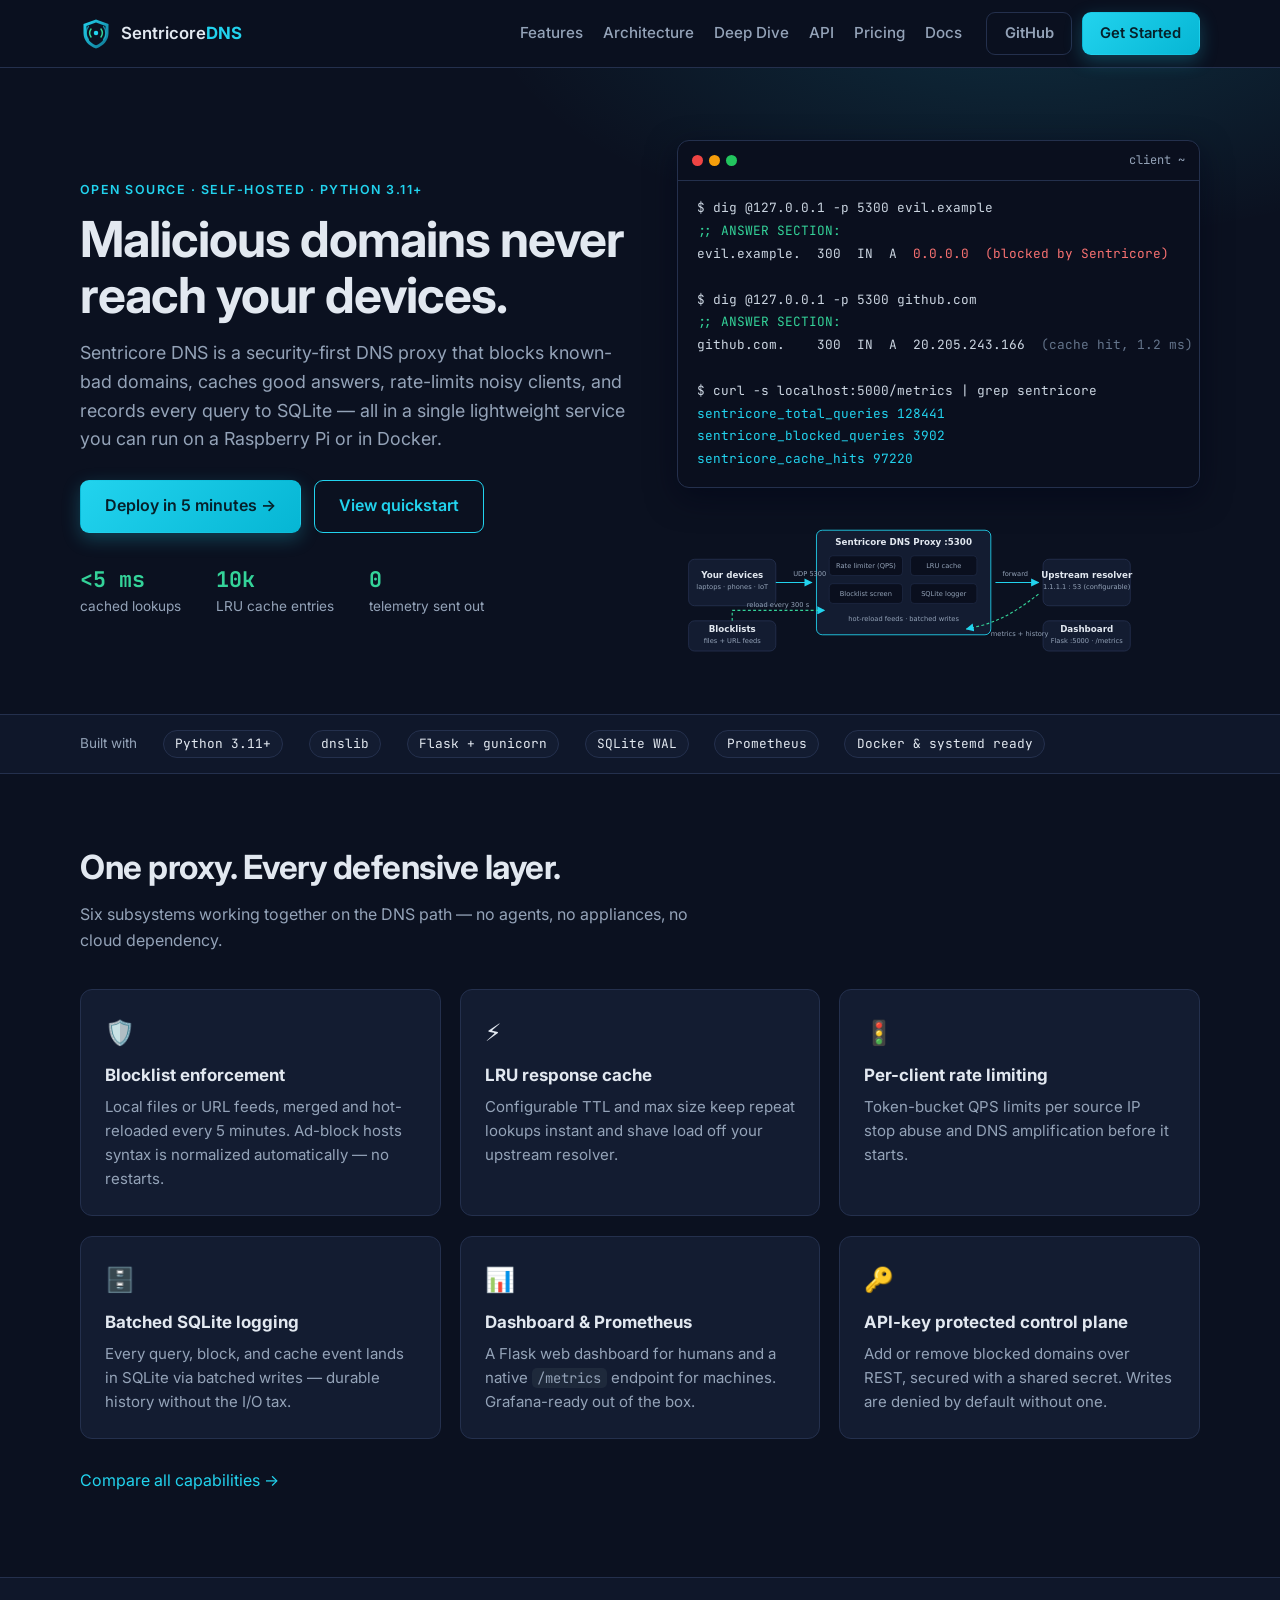
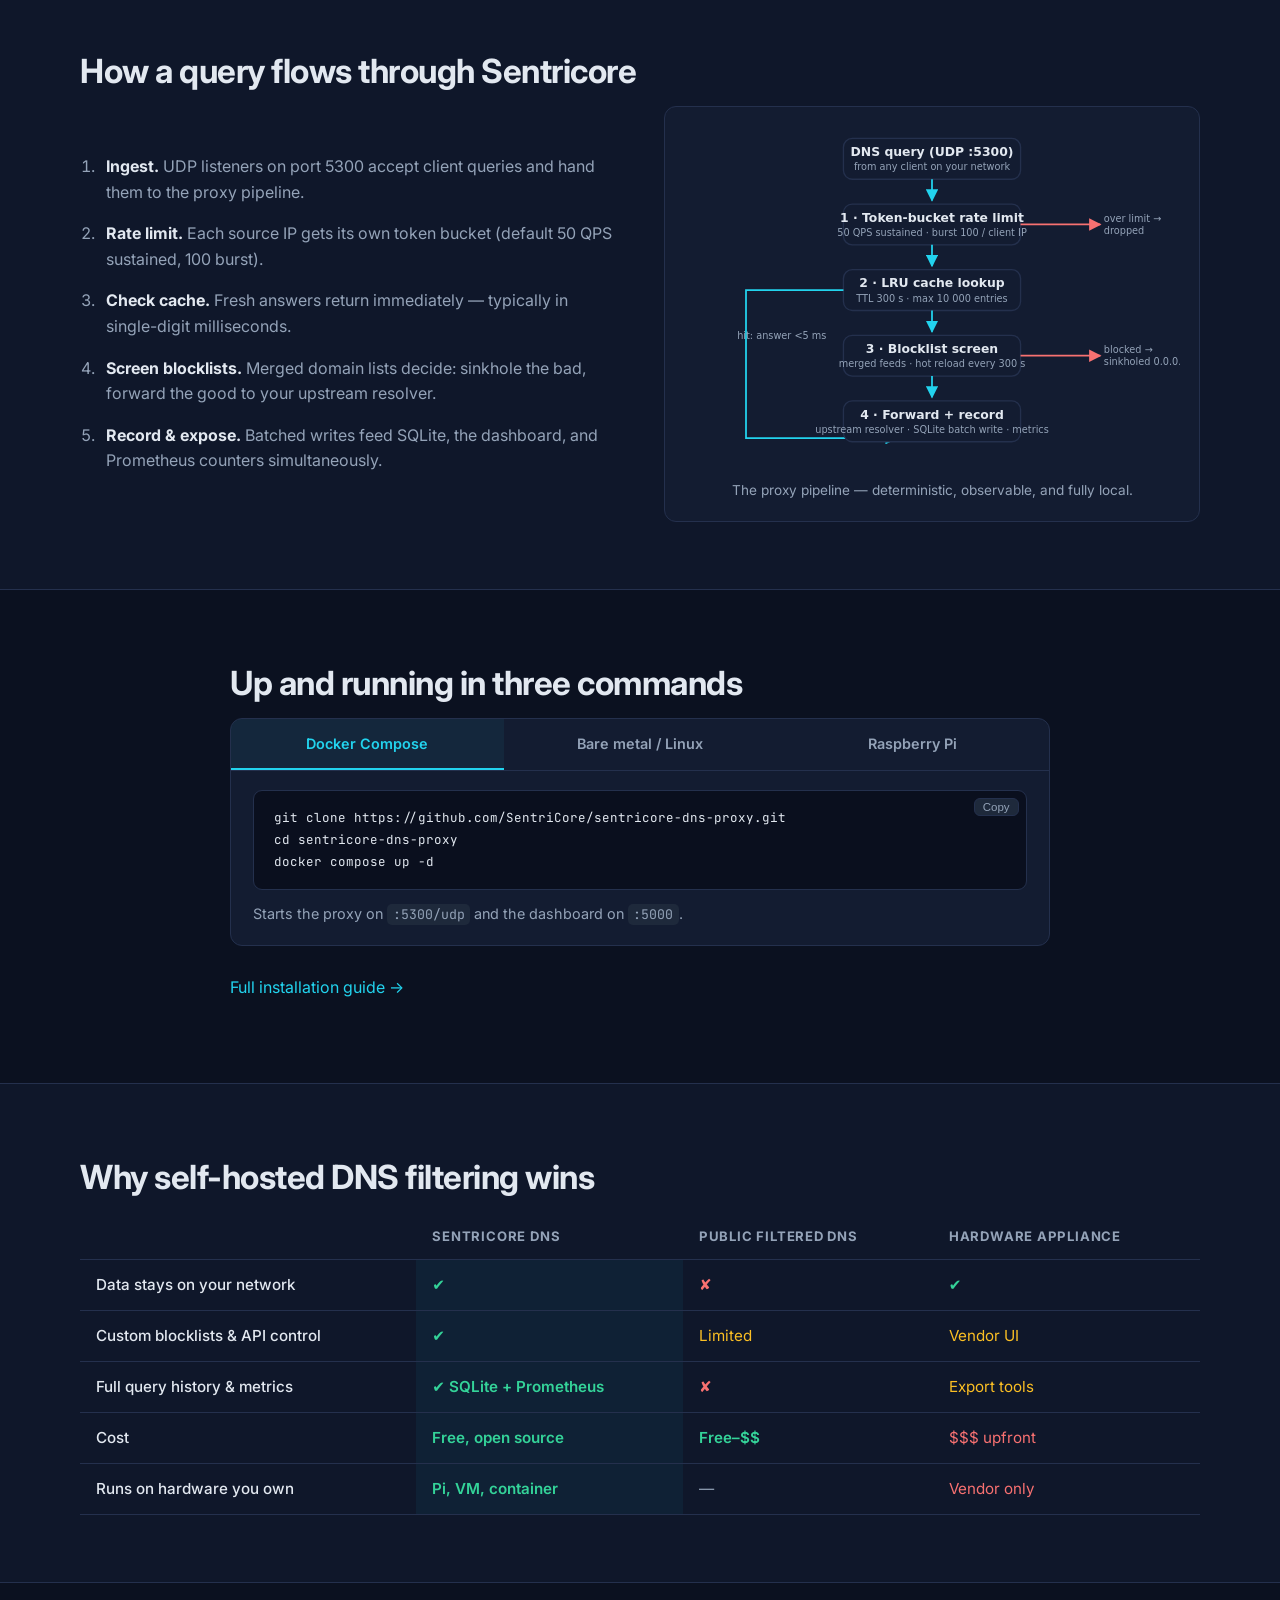
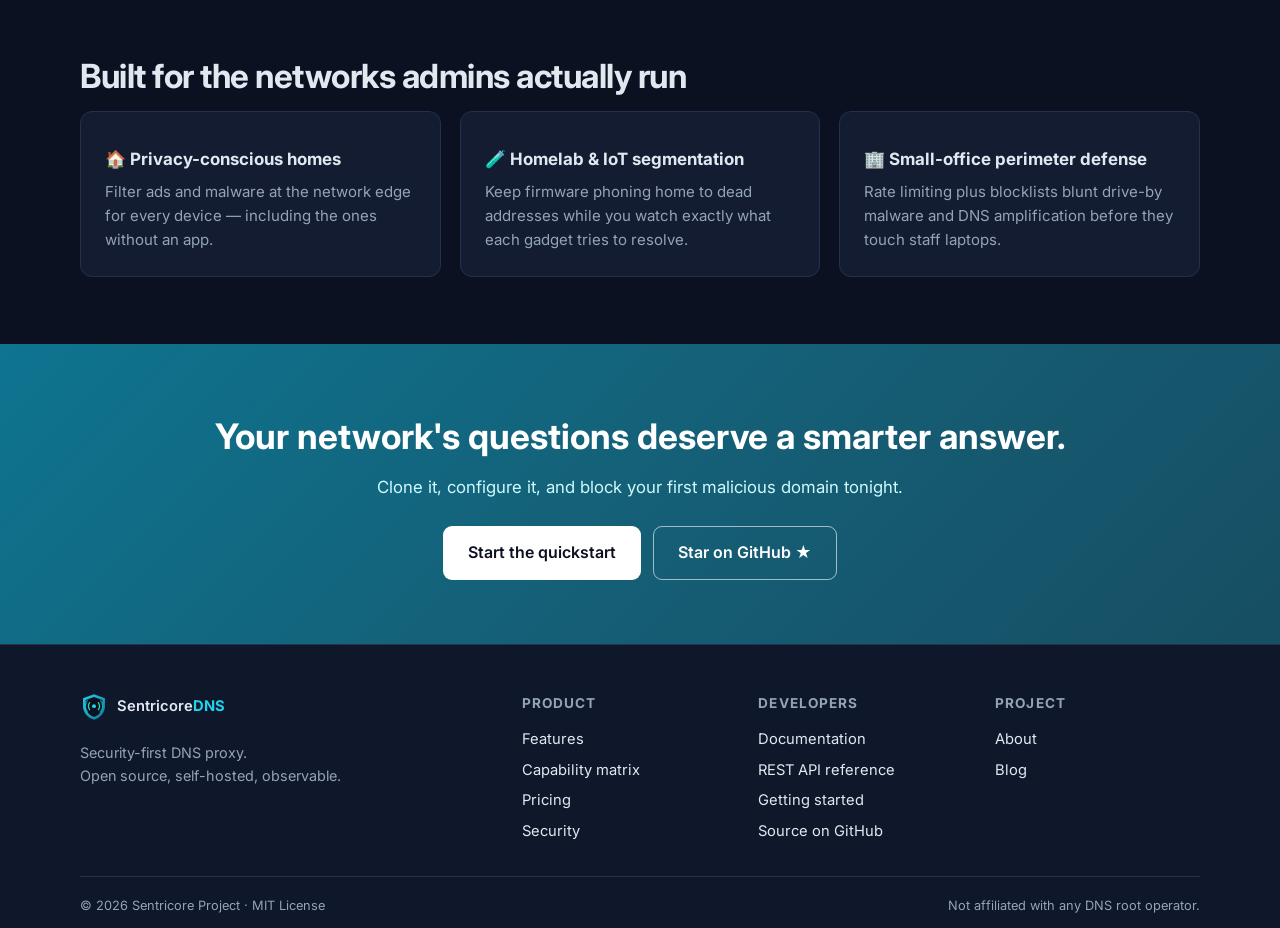
<file: sentricore-site/index.html>
<!DOCTYPE html>
<html lang="en">
<head>
  <meta charset="UTF-8">
  <meta name="viewport" content="width=device-width, initial-scale=1.0">
  <title>Sentricore DNS — Security-First DNS Proxy for Home &amp; Edge Networks</title>
  <meta name="description" content="Sentricore DNS is an open-source DNS proxy that blocks malicious domains, caches responses, rate-limits clients, and logs every query — with a live dashboard and Prometheus metrics built in.">
  <meta property="og:title" content="Sentricore DNS — Security-First DNS Proxy">
  <meta property="og:description" content="Block malicious domains, cache responses, rate-limit clients, and watch every query in real time. Self-hosted, lightweight, observable.">
  <meta property="og:type" content="website">
  <link rel="icon" href="images/favicon.svg" type="image/svg+xml">
  <link rel="canonical" href="https://sentricore.github.io/sentricore-dns-site/">
  <link rel="preconnect" href="https://fonts.googleapis.com">
  <link rel="preconnect" href="https://fonts.gstatic.com" crossorigin>
  <link href="https://fonts.googleapis.com/css2?family=Inter:wght@400;500;600;700&family=JetBrains+Mono:wght@400;600&display=swap" rel="stylesheet">
  <link rel="stylesheet" href="styles/main.css">
  <script type="application/ld+json">
  {
    "@context": "https://schema.org",
    "@type": "SoftwareApplication",
    "name": "Sentricore DNS Proxy",
    "applicationCategory": "SecurityApplication",
    "operatingSystem": "Linux, Docker",
    "description": "Open-source security-focused DNS proxy with domain blocking, LRU caching, per-client rate limiting, SQLite query logging, Flask dashboard, and Prometheus metrics.",
    "offers": { "@type": "Offer", "price": "0", "priceCurrency": "USD" }
  }
  </script>
</head>
<body>

<header class="site-header">
  <div class="container header-inner">
    <a class="brand" href="index.html">
      <img src="images/logo.svg" alt="Sentricore logo" width="32" height="32">
      <span>Sentricore<strong>DNS</strong></span>
    </a>
    <nav class="site-nav" aria-label="Primary">
      <a href="#features">Features</a>
      <a href="#architecture">Architecture</a>
      <a href="pages/features.html">Deep Dive</a>
      <a href="pages/api.html">API</a>
      <a href="pages/pricing.html">Pricing</a>
      <a href="pages/docs.html">Docs</a>
    </nav>
    <div class="header-cta">
      <a class="btn btn-ghost" href="https://github.com/SentriCore/sentricore-dns-proxy" rel="noopener">GitHub</a>
      <a class="btn btn-primary" href="pages/getting-started.html">Get Started</a>
    </div>
    <button class="nav-toggle" aria-label="Toggle navigation" onclick="document.body.classList.toggle('nav-open')">☰</button>
  </div>
</header>

<main>

  <!-- HERO -->
  <section class="hero">
    <div class="container hero-grid">
      <div class="hero-copy">
        <p class="eyebrow">Open source · Self-hosted · Python 3.11+</p>
        <h1>Malicious domains never reach your devices.</h1>
        <p class="lede">
          Sentricore DNS is a security-first DNS proxy that blocks known-bad domains,
          caches good answers, rate-limits noisy clients, and records every query to SQLite —
          all in a single lightweight service you can run on a Raspberry Pi or in Docker.
        </p>
        <div class="hero-actions">
          <a class="btn btn-primary btn-lg" href="pages/getting-started.html">Deploy in 5 minutes →</a>
          <a class="btn btn-outline btn-lg" href="#quickstart">View quickstart</a>
        </div>
        <ul class="hero-stats">
          <li><strong>&lt;5 ms</strong><span>cached lookups</span></li>
          <li><strong>10k</strong><span>LRU cache entries</span></li>
          <li><strong>0</strong><span>telemetry sent out</span></li>
        </ul>
      </div>
      <div class="hero-visual">
        <div class="terminal" role="img" aria-label="Terminal demo showing a blocked DNS query">
          <div class="terminal-bar"><span></span><span></span><span></span><em>client ~ </em></div>
<pre><code>$ dig @127.0.0.1 -p 5300 evil.example
<span class="t-ok">;; ANSWER SECTION:</span>
evil.example.  300  IN  A  <span class="t-block">0.0.0.0  (blocked by Sentricore)</span>

$ dig @127.0.0.1 -p 5300 github.com
<span class="t-ok">;; ANSWER SECTION:</span>
github.com.    300  IN  A  20.205.243.166  <span class="t-dim">(cache hit, 1.2 ms)</span>

$ curl -s localhost:5000/metrics | grep sentricore
<span class="t-metric">sentricore_total_queries 128441</span>
<span class="t-metric">sentricore_blocked_queries 3902</span>
<span class="t-metric">sentricore_cache_hits 97220</span></code></pre>
        </div>
        <img class="hero-diagram" src="images/architecture.svg" alt="Sentricore DNS request flow: client, proxy pipeline, upstream resolver, dashboard" width="640" height="200">
      </div>
    </div>
  </section>

  <!-- TRUST BAR -->
  <section class="trustbar">
    <div class="container trust-inner">
      <span>Built with</span>
      <span class="trust-item">Python 3.11+</span>
      <span class="trust-item">dnslib</span>
      <span class="trust-item">Flask + gunicorn</span>
      <span class="trust-item">SQLite WAL</span>
      <span class="trust-item">Prometheus</span>
      <span class="trust-item">Docker &amp; systemd ready</span>
    </div>
  </section>

  <!-- FEATURES -->
  <section id="features" class="section">
    <div class="container">
      <h2 class="section-title">One proxy. Every defensive layer.</h2>
      <p class="section-sub">Six subsystems working together on the DNS path — no agents, no appliances, no cloud dependency.</p>
      <div class="feature-grid">
        <article class="card">
          <div class="card-icon">🛡️</div>
          <h3>Blocklist enforcement</h3>
          <p>Local files or URL feeds, merged and hot-reloaded every 5 minutes. Ad-block hosts syntax is normalized automatically — no restarts.</p>
        </article>
        <article class="card">
          <div class="card-icon">⚡</div>
          <h3>LRU response cache</h3>
          <p>Configurable TTL and max size keep repeat lookups instant and shave load off your upstream resolver.</p>
        </article>
        <article class="card">
          <div class="card-icon">🚦</div>
          <h3>Per-client rate limiting</h3>
          <p>Token-bucket QPS limits per source IP stop abuse and DNS amplification before it starts.</p>
        </article>
        <article class="card">
          <div class="card-icon">🗄️</div>
          <h3>Batched SQLite logging</h3>
          <p>Every query, block, and cache event lands in SQLite via batched writes — durable history without the I/O tax.</p>
        </article>
        <article class="card">
          <div class="card-icon">📊</div>
          <h3>Dashboard &amp; Prometheus</h3>
          <p>A Flask web dashboard for humans and a native <code>/metrics</code> endpoint for machines. Grafana-ready out of the box.</p>
        </article>
        <article class="card">
          <div class="card-icon">🔑</div>
          <h3>API-key protected control plane</h3>
          <p>Add or remove blocked domains over REST, secured with a shared secret. Writes are denied by default without one.</p>
        </article>
      </div>
      <p class="more-line"><a href="pages/features.html">Compare all capabilities →</a></p>
    </div>
  </section>

  <!-- ARCHITECTURE -->
  <section id="architecture" class="section section-alt">
    <div class="container">
      <h2 class="section-title">How a query flows through Sentricore</h2>
      <div class="arch-grid">
        <ol class="arch-steps">
          <li><strong>Ingest.</strong> UDP listeners on port 5300 accept client queries and hand them to the proxy pipeline.</li>
          <li><strong>Rate limit.</strong> Each source IP gets its own token bucket (default 50 QPS sustained, 100 burst).</li>
          <li><strong>Check cache.</strong> Fresh answers return immediately — typically in single-digit milliseconds.</li>
          <li><strong>Screen blocklists.</strong> Merged domain lists decide: sinkhole the bad, forward the good to your upstream resolver.</li>
          <li><strong>Record &amp; expose.</strong> Batched writes feed SQLite, the dashboard, and Prometheus counters simultaneously.</li>
        </ol>
        <figure class="arch-figure">
          <img src="images/query-flow.svg" alt="Query pipeline: rate limiter, cache, blocklist, upstream, logger" width="560" height="360">
          <figcaption>The proxy pipeline — deterministic, observable, and fully local.</figcaption>
        </figure>
      </div>
    </div>
  </section>

  <!-- QUICKSTART -->
  <section id="quickstart" class="section">
    <div class="container narrow">
      <h2 class="section-title">Up and running in three commands</h2>
      <div class="tabs" data-tabs>
        <div class="tab-buttons" role="tablist">
          <button class="tab-btn active" role="tab" aria-selected="true" data-tab="docker">Docker Compose</button>
          <button class="tab-btn" role="tab" aria-selected="false" data-tab="linux">Bare metal / Linux</button>
          <button class="tab-btn" role="tab" aria-selected="false" data-tab="pi">Raspberry Pi</button>
        </div>
        <div class="tab-panel active" data-panel="docker">
<pre class="codeblock"><code>git clone https://github.com/SentriCore/sentricore-dns-proxy.git
cd sentricore-dns-proxy
docker compose up -d</code></pre>
          <p class="tab-note">Starts the proxy on <code>:5300/udp</code> and the dashboard on <code>:5000</code>.</p>
        </div>
        <div class="tab-panel" data-panel="linux">
<pre class="codeblock"><code>python -m venv venv && source venv/bin/activate
pip install -r requirements.txt
python run_proxy.py   # DNS proxy on :5300
python run_web.py     # Dashboard on :5000</code></pre>
          <p class="tab-note">Point clients at <code>&lt;host&gt;:5300</code> and open <code>http://127.0.0.1:5000</code>.</p>
        </div>
        <div class="tab-panel" data-panel="pi">
<pre class="codeblock"><code>curl -fsSL https://raw.githubusercontent.com/SentriCore/sentricore-dns-proxy/main/install.sh | bash
sudo systemctl status sentricore-dns-proxy</code></pre>
          <p class="tab-note">The installer registers both systemd services and enables them on boot.</p>
        </div>
      </div>
      <p class="more-line"><a href="pages/getting-started.html">Full installation guide →</a></p>
    </div>
  </section>

  <!-- BENEFITS -->
  <section class="section section-alt">
    <div class="container">
      <h2 class="section-title">Why self-hosted DNS filtering wins</h2>
      <div class="compare-table-wrap">
        <table class="compare">
          <thead>
            <tr><th scope="col"></th><th scope="col">Sentricore DNS</th><th scope="col">Public filtered DNS</th><th scope="col">Hardware appliance</th></tr>
          </thead>
          <tbody>
            <tr><th scope="row">Data stays on your network</th><td class="yes">✔</td><td class="no">✘</td><td class="yes">✔</td></tr>
            <tr><th scope="row">Custom blocklists &amp; API control</th><td class="yes">✔</td><td class="partial">Limited</td><td class="partial">Vendor UI</td></tr>
            <tr><th scope="row">Full query history &amp; metrics</th><td class="yes">✔ SQLite + Prometheus</td><td class="no">✘</td><td class="partial">Export tools</td></tr>
            <tr><th scope="row">Cost</th><td class="yes">Free, open source</td><td class="yes">Free–$$</td><td class="no">$$$ upfront</td></tr>
            <tr><th scope="row">Runs on hardware you own</th><td class="yes">Pi, VM, container</td><td class="n/a">—</td><td class="no">Vendor only</td></tr>
          </tbody>
        </table>
      </div>
    </div>
  </section>

  <!-- USE CASES -->
  <section class="section">
    <div class="container">
      <h2 class="section-title">Built for the networks admins actually run</h2>
      <div class="usecase-grid">
        <article class="card usecase">
          <h3>🏠 Privacy-conscious homes</h3>
          <p>Filter ads and malware at the network edge for every device — including the ones without an app.</p>
        </article>
        <article class="card usecase">
          <h3>🧪 Homelab &amp; IoT segmentation</h3>
          <p>Keep firmware phoning home to dead addresses while you watch exactly what each gadget tries to resolve.</p>
        </article>
        <article class="card usecase">
          <h3>🏢 Small-office perimeter defense</h3>
          <p>Rate limiting plus blocklists blunt drive-by malware and DNS amplification before they touch staff laptops.</p>
        </article>
      </div>
    </div>
  </section>

  <!-- CTA BAND -->
  <section class="cta-band">
    <div class="container cta-inner">
      <h2>Your network's questions deserve a smarter answer.</h2>
      <p>Clone it, configure it, and block your first malicious domain tonight.</p>
      <div class="hero-actions">
        <a class="btn btn-light btn-lg" href="pages/getting-started.html">Start the quickstart</a>
        <a class="btn btn-outline-light btn-lg" href="https://github.com/SentriCore/sentricore-dns-proxy">Star on GitHub ★</a>
      </div>
    </div>
  </section>

</main>

<footer class="site-footer">
  <div class="container footer-grid">
    <div>
      <a class="brand" href="index.html">
        <img src="images/logo.svg" alt="" width="28" height="28">
        <span>Sentricore<strong>DNS</strong></span>
      </a>
      <p class="footer-tag">Security-first DNS proxy.<br>Open source, self-hosted, observable.</p>
    </div>
    <nav aria-label="Product">
      <h4>Product</h4>
      <a href="#features">Features</a>
      <a href="pages/features.html">Capability matrix</a>
      <a href="pages/pricing.html">Pricing</a>
      <a href="pages/security.html">Security</a>
    </nav>
    <nav aria-label="Developers">
      <h4>Developers</h4>
      <a href="pages/docs.html">Documentation</a>
      <a href="pages/api.html">REST API reference</a>
      <a href="pages/getting-started.html">Getting started</a>
      <a href="https://github.com/SentriCore/sentricore-dns-proxy">Source on GitHub</a>
    </nav>
    <nav aria-label="Company">
      <h4>Project</h4>
      <a href="pages/about.html">About</a>
      <a href="pages/blog.html">Blog</a>
    </nav>
  </div>
  <div class="container footer-bottom">
    <span>© 2026 Sentricore Project · MIT License</span>
    <span>Not affiliated with any DNS root operator.</span>
  </div>
</footer>

<script src="scripts/main.js"></script>
</body>
</html>
</file>
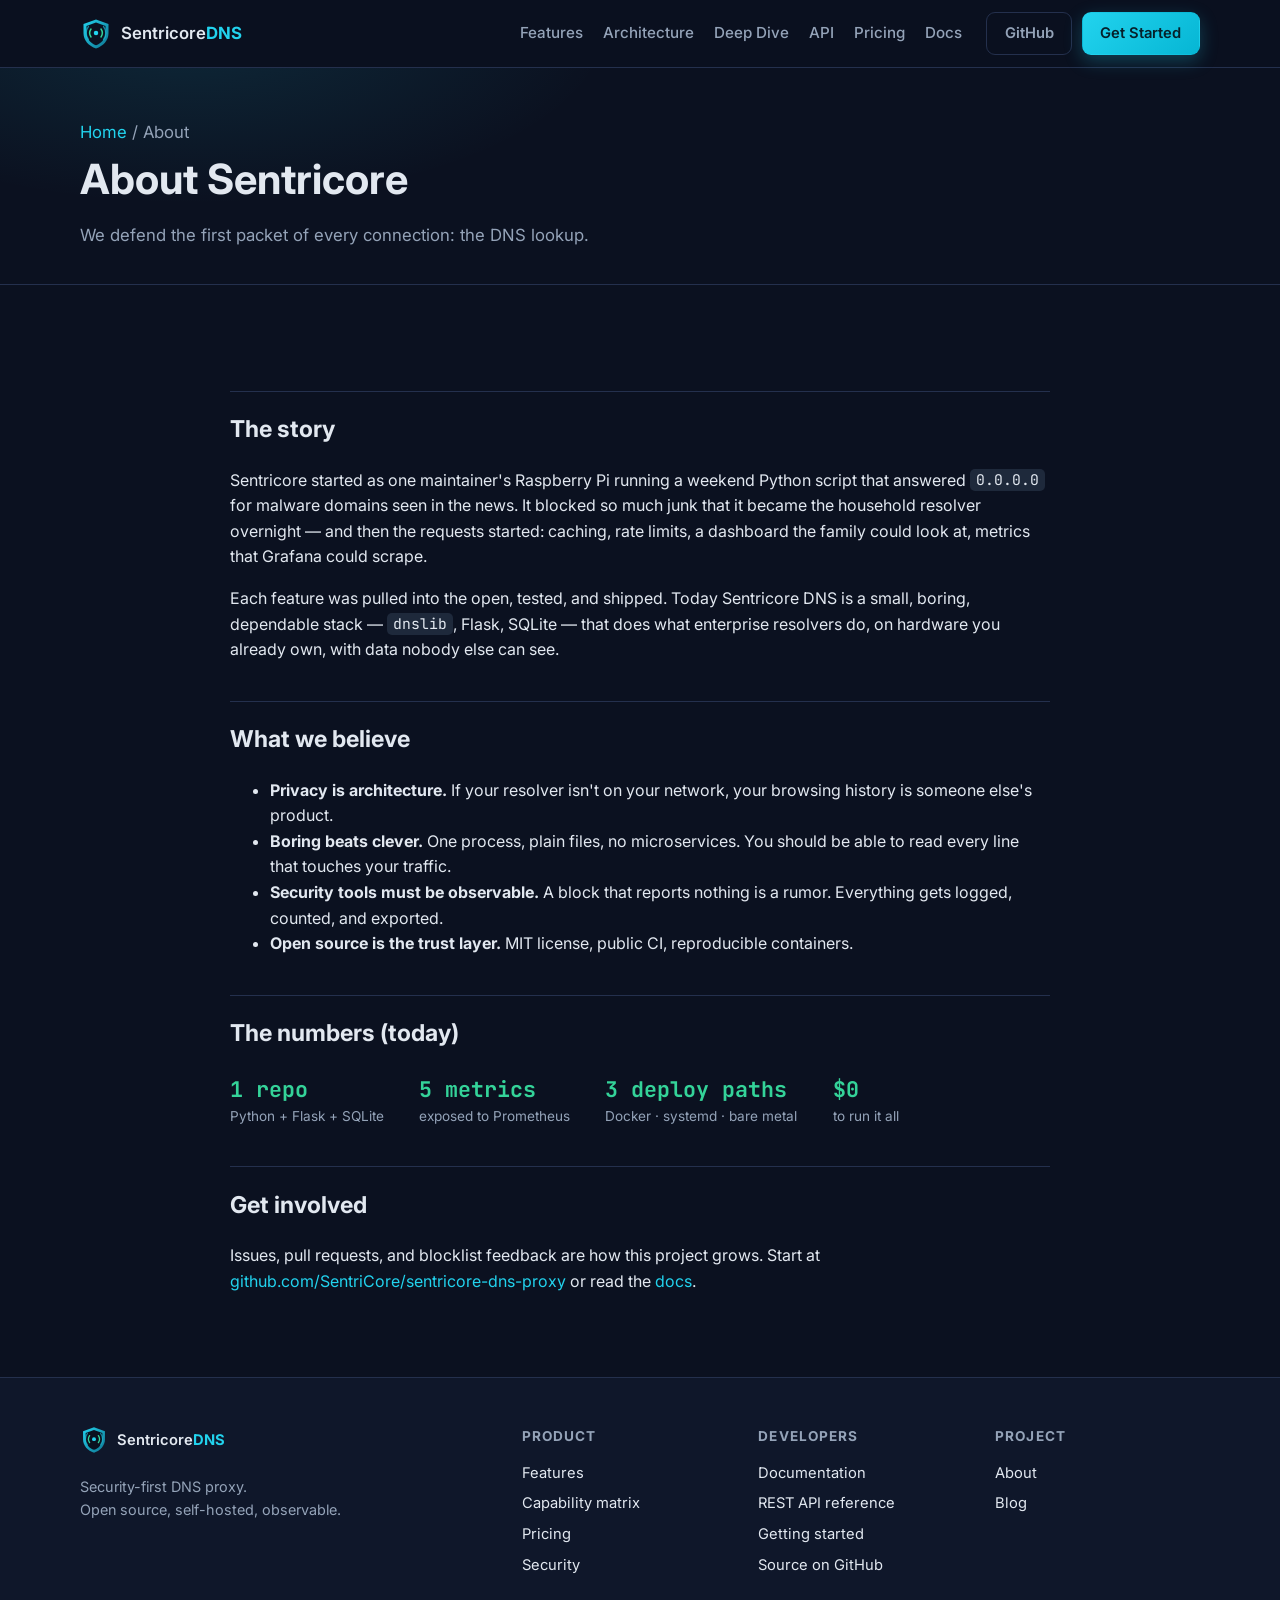
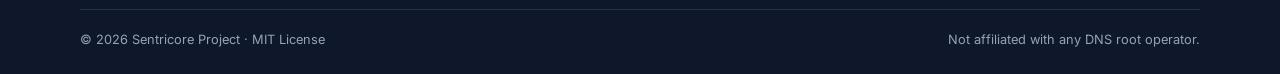
<file: sentricore-site/pages/about.html>
<!DOCTYPE html>
<html lang="en">
<head>
  <meta charset="UTF-8">
  <meta name="viewport" content="width=device-width, initial-scale=1.0">
  <title>About — Sentricore DNS</title>
  <meta name="description" content="Why Sentricore DNS exists: a small open-source project defending the first packet of every connection — the DNS lookup.">
  <link rel="icon" href="../images/favicon.svg" type="image/svg+xml">
  <link rel="preconnect" href="https://fonts.googleapis.com">
  <link rel="preconnect" href="https://fonts.gstatic.com" crossorigin>
  <link href="https://fonts.googleapis.com/css2?family=Inter:wght@400;500;600;700&family=JetBrains+Mono:wght@400;600&display=swap" rel="stylesheet">
  <link rel="stylesheet" href="../styles/main.css">
</head>
<body>

<header class="site-header">
  <div class="container header-inner">
    <a class="brand" href="../index.html">
      <img src="../images/logo.svg" alt="Sentricore logo" width="32" height="32">
      <span>Sentricore<strong>DNS</strong></span>
    </a>
    <nav class="site-nav" aria-label="Primary">
      <a href="../index.html#features">Features</a>
      <a href="../index.html#architecture">Architecture</a>
      <a href="features.html">Deep Dive</a>
      <a href="api.html">API</a>
      <a href="pricing.html">Pricing</a>
      <a href="docs.html">Docs</a>
    </nav>
    <div class="header-cta">
      <a class="btn btn-ghost" href="https://github.com/SentriCore/sentricore-dns-proxy" rel="noopener">GitHub</a>
      <a class="btn btn-primary" href="getting-started.html">Get Started</a>
    </div>
    <button class="nav-toggle" aria-label="Toggle navigation" onclick="document.body.classList.toggle('nav-open')">☰</button>
  </div>
</header>

<main>
  <section class="page-hero">
    <div class="container">
      <p class="breadcrumbs"><a href="../index.html">Home</a> / About</p>
      <h1>About Sentricore</h1>
      <p>We defend the first packet of every connection: the DNS lookup.</p>
    </div>
  </section>

  <section class="section">
    <div class="container narrow prose">
      <h2>The story</h2>
      <p>
        Sentricore started as one maintainer's Raspberry Pi running a weekend
        Python script that answered <code>0.0.0.0</code> for malware domains seen
        in the news. It blocked so much junk that it became the household resolver
        overnight — and then the requests started: caching, rate limits, a dashboard
        the family could look at, metrics that Grafana could scrape.
      </p>
      <p>
        Each feature was pulled into the open, tested, and shipped. Today Sentricore
        DNS is a small, boring, dependable stack — <code>dnslib</code>, Flask, SQLite —
        that does what enterprise resolvers do, on hardware you already own, with data
        nobody else can see.
      </p>

      <h2>What we believe</h2>
      <ul>
        <li><strong>Privacy is architecture.</strong> If your resolver isn't on your network, your browsing history is someone else's product.</li>
        <li><strong>Boring beats clever.</strong> One process, plain files, no microservices. You should be able to read every line that touches your traffic.</li>
        <li><strong>Security tools must be observable.</strong> A block that reports nothing is a rumor. Everything gets logged, counted, and exported.</li>
        <li><strong>Open source is the trust layer.</strong> MIT license, public CI, reproducible containers.</li>
      </ul>

      <h2>The numbers (today)</h2>
      <ul class="hero-stats">
        <li><strong>1 repo</strong><span>Python + Flask + SQLite</span></li>
        <li><strong>5 metrics</strong><span>exposed to Prometheus</span></li>
        <li><strong>3 deploy paths</strong><span>Docker · systemd · bare metal</span></li>
        <li><strong>$0</strong><span>to run it all</span></li>
      </ul>

      <h2>Get involved</h2>
      <p>Issues, pull requests, and blocklist feedback are how this project grows. Start at <a href="https://github.com/SentriCore/sentricore-dns-proxy">github.com/SentriCore/sentricore-dns-proxy</a> or read the <a href="docs.html">docs</a>.</p>
    </div>
  </section>
</main>

<footer class="site-footer">
  <div class="container footer-grid">
    <div>
      <a class="brand" href="../index.html">
        <img src="../images/logo.svg" alt="" width="28" height="28">
        <span>Sentricore<strong>DNS</strong></span>
      </a>
      <p class="footer-tag">Security-first DNS proxy.<br>Open source, self-hosted, observable.</p>
    </div>
    <nav aria-label="Product">
      <h4>Product</h4>
      <a href="../index.html#features">Features</a>
      <a href="features.html">Capability matrix</a>
      <a href="pricing.html">Pricing</a>
      <a href="security.html">Security</a>
    </nav>
    <nav aria-label="Developers">
      <h4>Developers</h4>
      <a href="docs.html">Documentation</a>
      <a href="api.html">REST API reference</a>
      <a href="getting-started.html">Getting started</a>
      <a href="https://github.com/SentriCore/sentricore-dns-proxy">Source on GitHub</a>
    </nav>
    <nav aria-label="Company">
      <h4>Project</h4>
      <a href="about.html">About</a>
      <a href="blog.html">Blog</a>
    </nav>
  </div>
  <div class="container footer-bottom">
    <span>© 2026 Sentricore Project · MIT License</span>
    <span>Not affiliated with any DNS root operator.</span>
  </div>
</footer>

<script src="../scripts/main.js"></script>
</body>
</html>
</file>
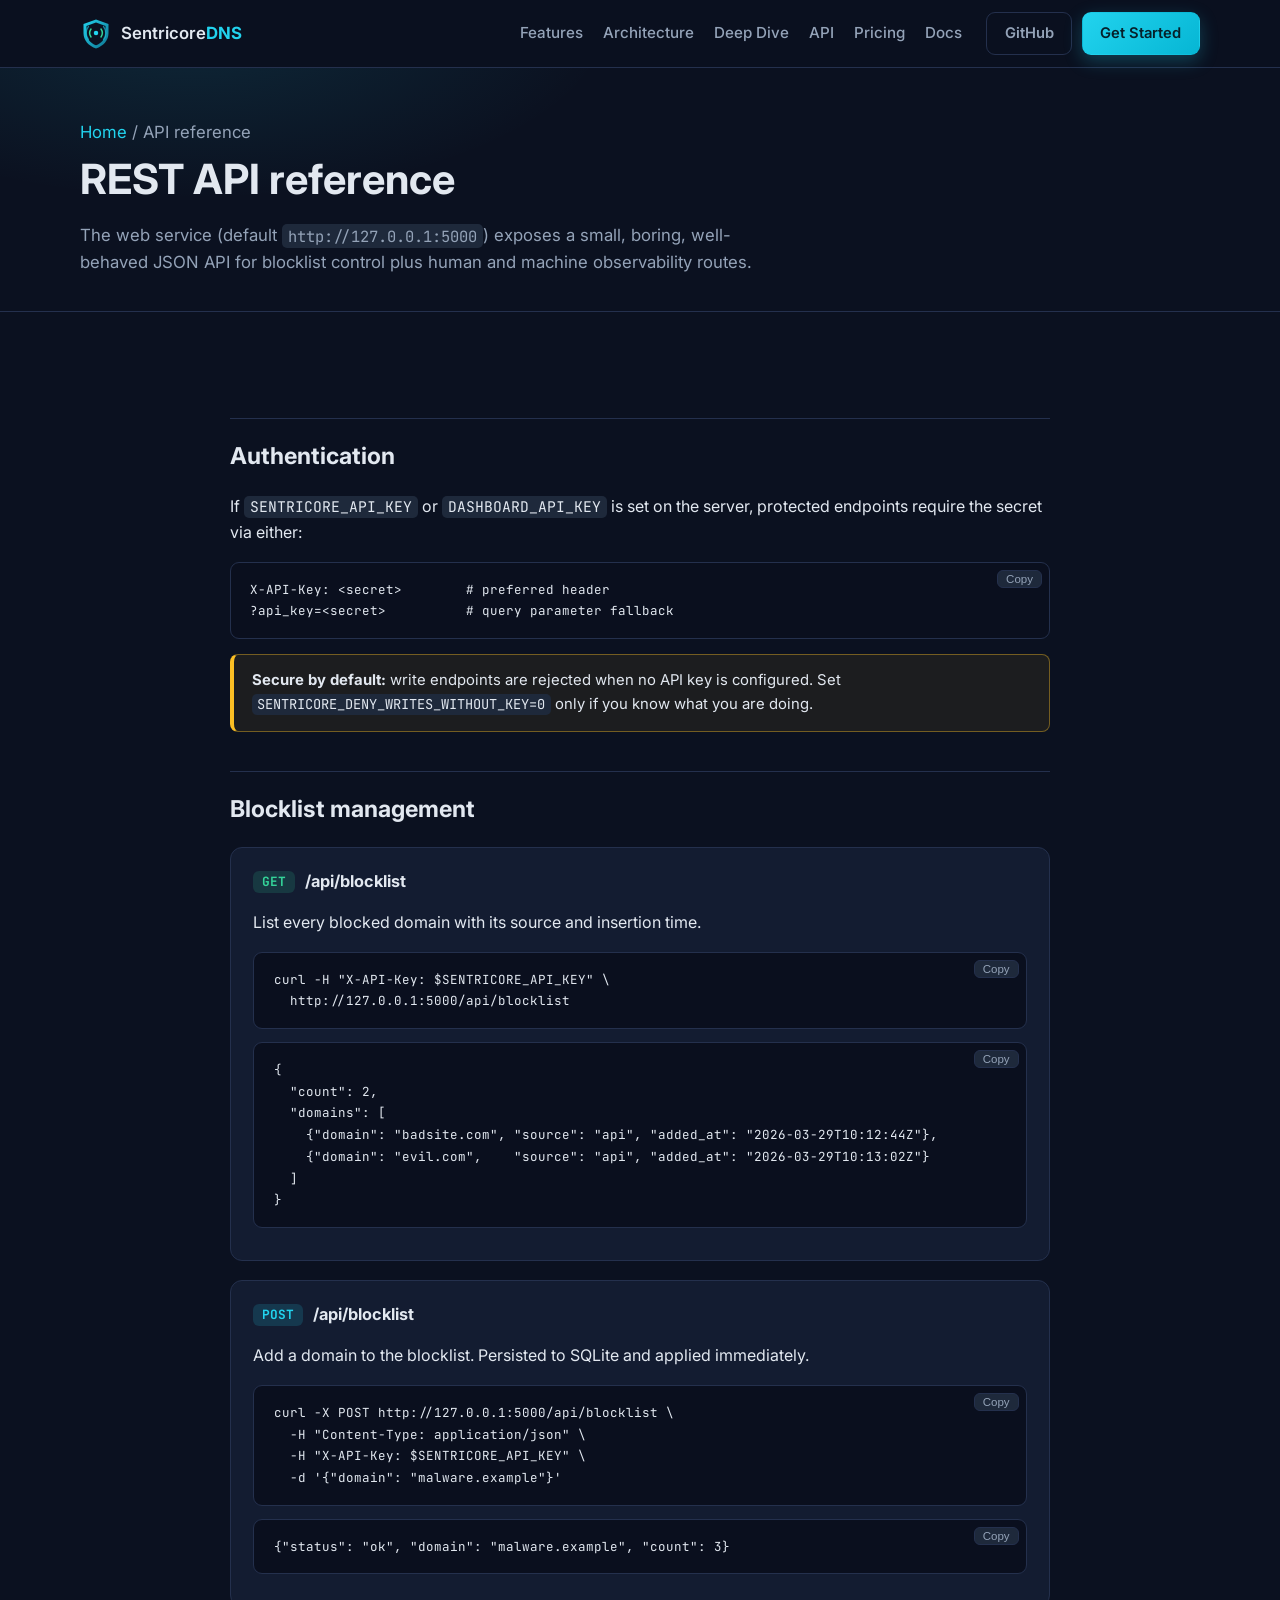
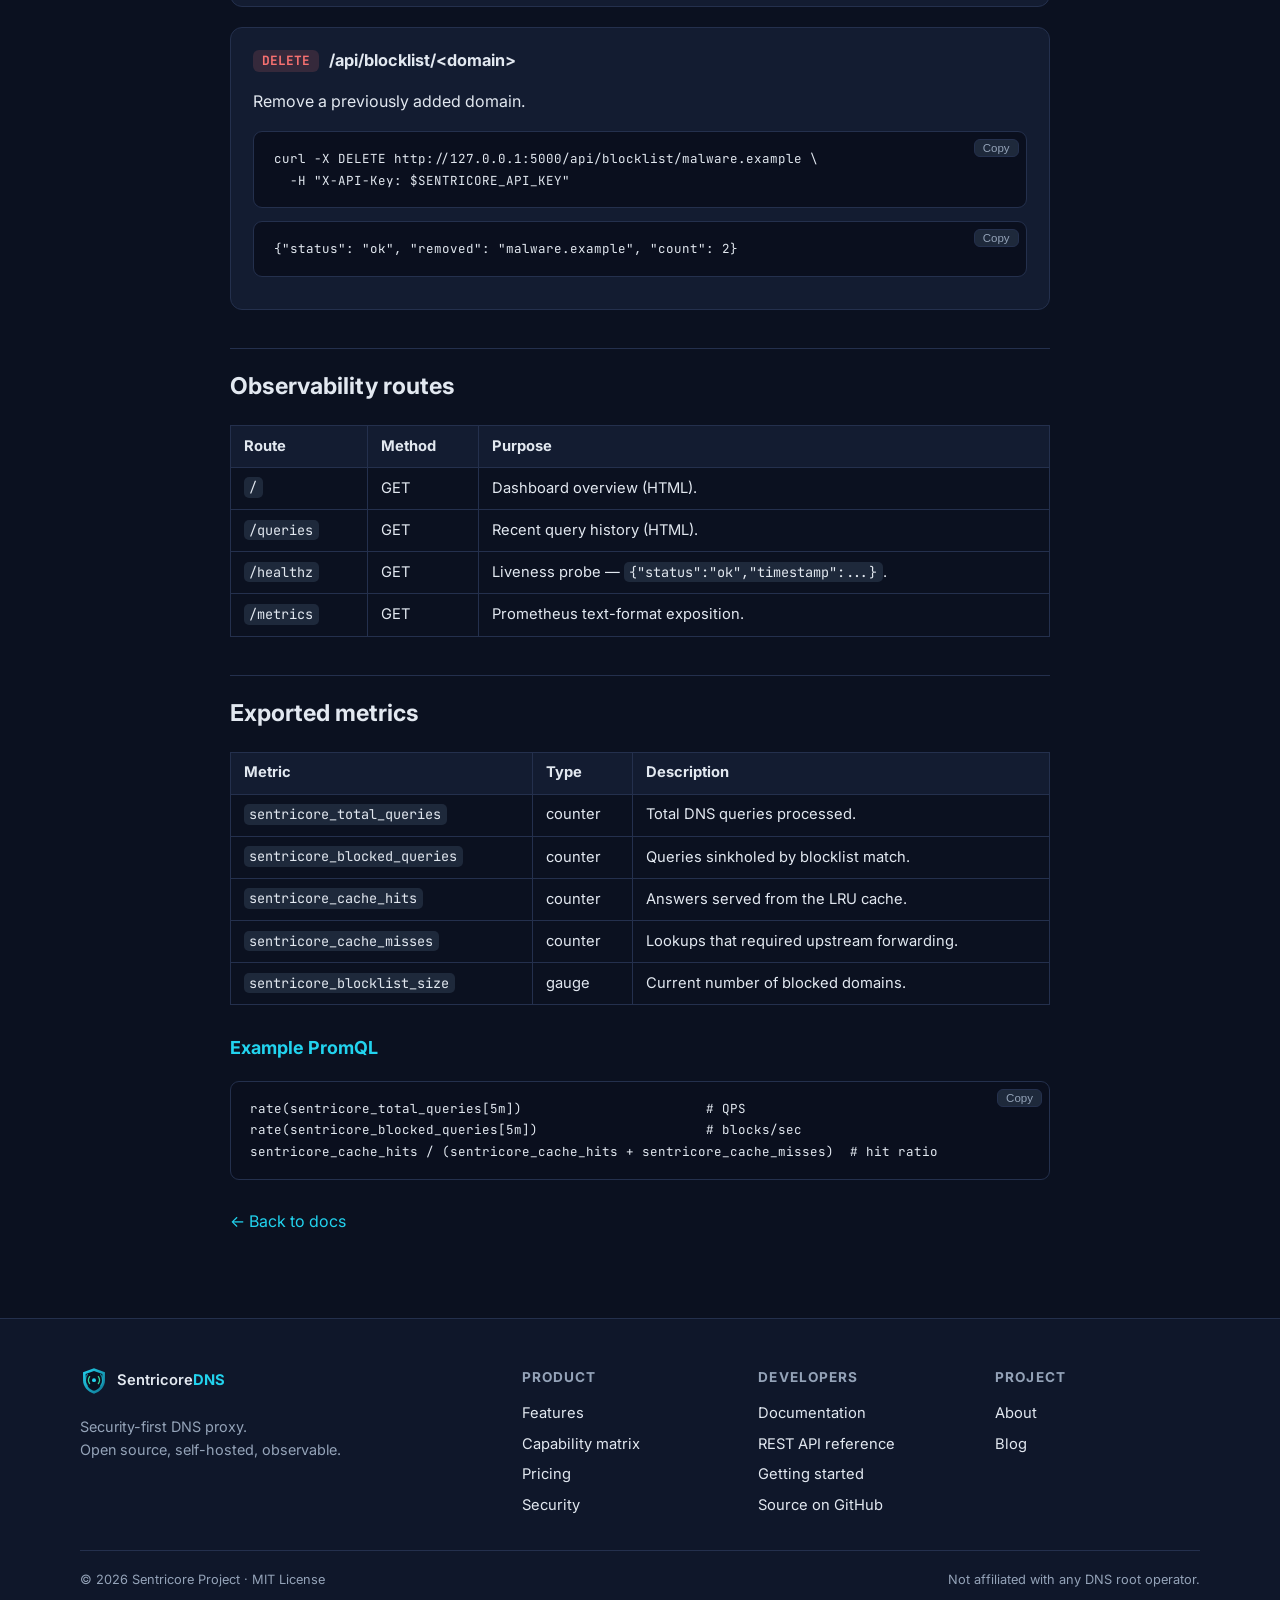
<file: sentricore-site/pages/api.html>
<!DOCTYPE html>
<html lang="en">
<head>
  <meta charset="UTF-8">
  <meta name="viewport" content="width=device-width, initial-scale=1.0">
  <title>REST API Reference — Sentricore DNS</title>
  <meta name="description" content="Sentricore DNS REST API: blocklist management endpoints, authentication, dashboard routes, health checks, and Prometheus metrics.">
  <link rel="icon" href="../images/favicon.svg" type="image/svg+xml">
  <link rel="preconnect" href="https://fonts.googleapis.com">
  <link rel="preconnect" href="https://fonts.gstatic.com" crossorigin>
  <link href="https://fonts.googleapis.com/css2?family=Inter:wght@400;500;600;700&family=JetBrains+Mono:wght@400;600&display=swap" rel="stylesheet">
  <link rel="stylesheet" href="../styles/main.css">
</head>
<body>

<header class="site-header">
  <div class="container header-inner">
    <a class="brand" href="../index.html">
      <img src="../images/logo.svg" alt="Sentricore logo" width="32" height="32">
      <span>Sentricore<strong>DNS</strong></span>
    </a>
    <nav class="site-nav" aria-label="Primary">
      <a href="../index.html#features">Features</a>
      <a href="../index.html#architecture">Architecture</a>
      <a href="features.html">Deep Dive</a>
      <a href="api.html">API</a>
      <a href="pricing.html">Pricing</a>
      <a href="docs.html">Docs</a>
    </nav>
    <div class="header-cta">
      <a class="btn btn-ghost" href="https://github.com/SentriCore/sentricore-dns-proxy" rel="noopener">GitHub</a>
      <a class="btn btn-primary" href="getting-started.html">Get Started</a>
    </div>
    <button class="nav-toggle" aria-label="Toggle navigation" onclick="document.body.classList.toggle('nav-open')">☰</button>
  </div>
</header>

<main>
  <section class="page-hero">
    <div class="container">
      <p class="breadcrumbs"><a href="../index.html">Home</a> / API reference</p>
      <h1>REST API reference</h1>
      <p>The web service (default <code>http://127.0.0.1:5000</code>) exposes a small, boring, well-behaved JSON API for blocklist control plus human and machine observability routes.</p>
    </div>
  </section>

  <section class="section">
    <div class="container narrow prose">
      <h2 id="auth">Authentication</h2>
      <p>If <code>SENTRICORE_API_KEY</code> or <code>DASHBOARD_API_KEY</code> is set on the server, protected endpoints require the secret via either:</p>
<pre class="codeblock"><code>X-API-Key: &lt;secret&gt;        # preferred header
?api_key=&lt;secret&gt;          # query parameter fallback</code></pre>
      <p class="callout-warn callout"><strong>Secure by default:</strong> write endpoints are rejected when no API key is configured. Set <code>SENTRICORE_DENY_WRITES_WITHOUT_KEY=0</code> only if you know what you are doing.</p>

      <h2 id="blocklist">Blocklist management</h2>

      <div class="endpoint">
        <span class="method method-get">GET</span><h3>/api/blocklist</h3>
        <p>List every blocked domain with its source and insertion time.</p>
<pre class="codeblock"><code>curl -H "X-API-Key: $SENTRICORE_API_KEY" \
  http://127.0.0.1:5000/api/blocklist</code></pre>
<pre class="codeblock"><code>{
  "count": 2,
  "domains": [
    {"domain": "badsite.com", "source": "api", "added_at": "2026-03-29T10:12:44Z"},
    {"domain": "evil.com",    "source": "api", "added_at": "2026-03-29T10:13:02Z"}
  ]
}</code></pre>
      </div>

      <div class="endpoint">
        <span class="method method-post">POST</span><h3>/api/blocklist</h3>
        <p>Add a domain to the blocklist. Persisted to SQLite and applied immediately.</p>
<pre class="codeblock"><code>curl -X POST http://127.0.0.1:5000/api/blocklist \
  -H "Content-Type: application/json" \
  -H "X-API-Key: $SENTRICORE_API_KEY" \
  -d '{"domain": "malware.example"}'</code></pre>
<pre class="codeblock"><code>{"status": "ok", "domain": "malware.example", "count": 3}</code></pre>
      </div>

      <div class="endpoint">
        <span class="method method-delete">DELETE</span><h3>/api/blocklist/&lt;domain&gt;</h3>
        <p>Remove a previously added domain.</p>
<pre class="codeblock"><code>curl -X DELETE http://127.0.0.1:5000/api/blocklist/malware.example \
  -H "X-API-Key: $SENTRICORE_API_KEY"</code></pre>
<pre class="codeblock"><code>{"status": "ok", "removed": "malware.example", "count": 2}</code></pre>
      </div>

      <h2 id="observability-routes">Observability routes</h2>
      <table>
        <tr><th>Route</th><th>Method</th><th>Purpose</th></tr>
        <tr><td><code>/</code></td><td>GET</td><td>Dashboard overview (HTML).</td></tr>
        <tr><td><code>/queries</code></td><td>GET</td><td>Recent query history (HTML).</td></tr>
        <tr><td><code>/healthz</code></td><td>GET</td><td>Liveness probe — <code>{"status":"ok","timestamp":...}</code>.</td></tr>
        <tr><td><code>/metrics</code></td><td>GET</td><td>Prometheus text-format exposition.</td></tr>
      </table>

      <h2 id="metrics-list">Exported metrics</h2>
      <table>
        <tr><th>Metric</th><th>Type</th><th>Description</th></tr>
        <tr><td><code>sentricore_total_queries</code></td><td>counter</td><td>Total DNS queries processed.</td></tr>
        <tr><td><code>sentricore_blocked_queries</code></td><td>counter</td><td>Queries sinkholed by blocklist match.</td></tr>
        <tr><td><code>sentricore_cache_hits</code></td><td>counter</td><td>Answers served from the LRU cache.</td></tr>
        <tr><td><code>sentricore_cache_misses</code></td><td>counter</td><td>Lookups that required upstream forwarding.</td></tr>
        <tr><td><code>sentricore_blocklist_size</code></td><td>gauge</td><td>Current number of blocked domains.</td></tr>
      </table>
      <h3>Example PromQL</h3>
<pre class="codeblock"><code>rate(sentricore_total_queries[5m])                       # QPS
rate(sentricore_blocked_queries[5m])                     # blocks/sec
sentricore_cache_hits / (sentricore_cache_hits + sentricore_cache_misses)  # hit ratio</code></pre>

      <p class="more-line"><a href="docs.html">← Back to docs</a></p>
    </div>
  </section>
</main>

<footer class="site-footer">
  <div class="container footer-grid">
    <div>
      <a class="brand" href="../index.html">
        <img src="../images/logo.svg" alt="" width="28" height="28">
        <span>Sentricore<strong>DNS</strong></span>
      </a>
      <p class="footer-tag">Security-first DNS proxy.<br>Open source, self-hosted, observable.</p>
    </div>
    <nav aria-label="Product">
      <h4>Product</h4>
      <a href="../index.html#features">Features</a>
      <a href="features.html">Capability matrix</a>
      <a href="pricing.html">Pricing</a>
      <a href="security.html">Security</a>
    </nav>
    <nav aria-label="Developers">
      <h4>Developers</h4>
      <a href="docs.html">Documentation</a>
      <a href="api.html">REST API reference</a>
      <a href="getting-started.html">Getting started</a>
      <a href="https://github.com/SentriCore/sentricore-dns-proxy">Source on GitHub</a>
    </nav>
    <nav aria-label="Company">
      <h4>Project</h4>
      <a href="about.html">About</a>
      <a href="blog.html">Blog</a>
    </nav>
  </div>
  <div class="container footer-bottom">
    <span>© 2026 Sentricore Project · MIT License</span>
    <span>Not affiliated with any DNS root operator.</span>
  </div>
</footer>

<script src="../scripts/main.js"></script>
</body>
</html>
</file>
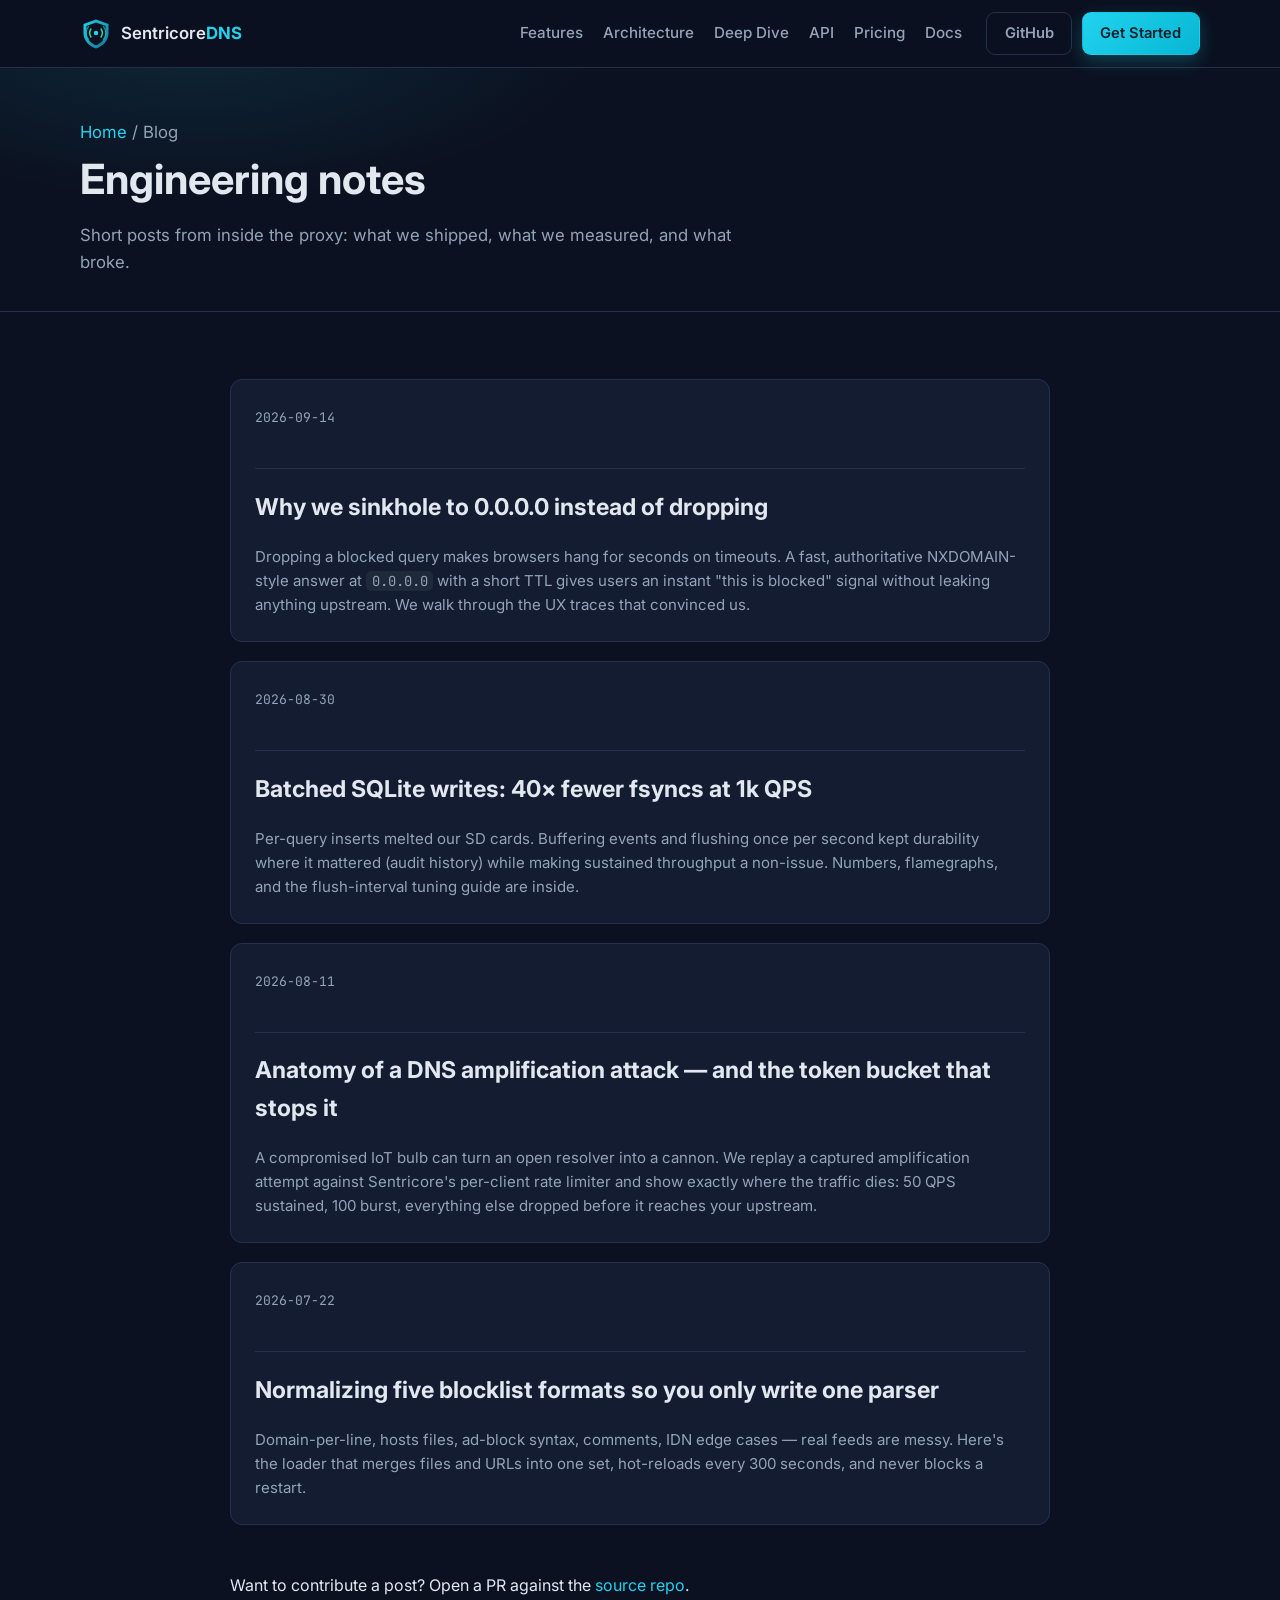
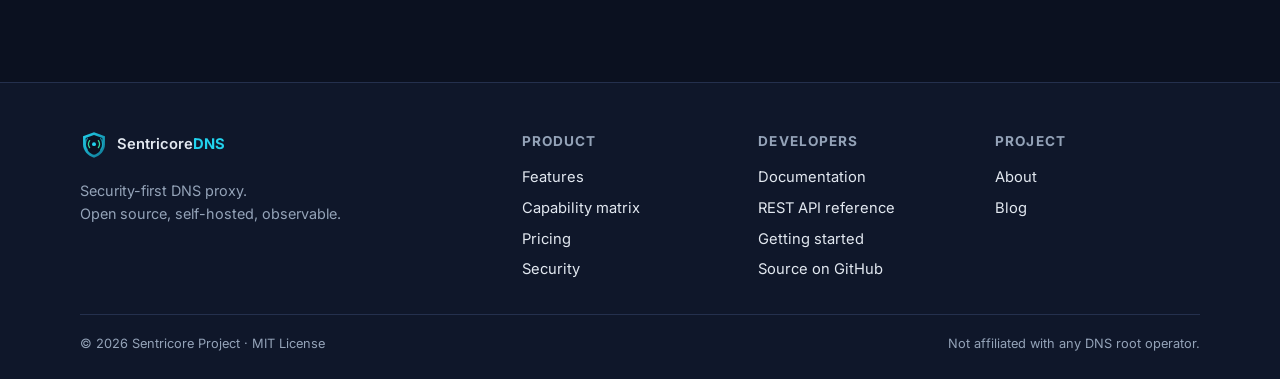
<file: sentricore-site/pages/blog.html>
<!DOCTYPE html>
<html lang="en">
<head>
  <meta charset="UTF-8">
  <meta name="viewport" content="width=device-width, initial-scale=1.0">
  <title>Blog — Sentricore DNS</title>
  <meta name="description" content="Engineering notes from the Sentricore DNS project: blocklists, caching, rate limiting, and self-hosted network security.">
  <link rel="icon" href="../images/favicon.svg" type="image/svg+xml">
  <link rel="preconnect" href="https://fonts.googleapis.com">
  <link rel="preconnect" href="https://fonts.gstatic.com" crossorigin>
  <link href="https://fonts.googleapis.com/css2?family=Inter:wght@400;500;600;700&family=JetBrains+Mono:wght@400;600&display=swap" rel="stylesheet">
  <link rel="stylesheet" href="../styles/main.css">
</head>
<body>

<header class="site-header">
  <div class="container header-inner">
    <a class="brand" href="../index.html">
      <img src="../images/logo.svg" alt="Sentricore logo" width="32" height="32">
      <span>Sentricore<strong>DNS</strong></span>
    </a>
    <nav class="site-nav" aria-label="Primary">
      <a href="../index.html#features">Features</a>
      <a href="../index.html#architecture">Architecture</a>
      <a href="features.html">Deep Dive</a>
      <a href="api.html">API</a>
      <a href="pricing.html">Pricing</a>
      <a href="docs.html">Docs</a>
    </nav>
    <div class="header-cta">
      <a class="btn btn-ghost" href="https://github.com/SentriCore/sentricore-dns-proxy" rel="noopener">GitHub</a>
      <a class="btn btn-primary" href="getting-started.html">Get Started</a>
    </div>
    <button class="nav-toggle" aria-label="Toggle navigation" onclick="document.body.classList.toggle('nav-open')">☰</button>
  </div>
</header>

<main>
  <section class="page-hero">
    <div class="container">
      <p class="breadcrumbs"><a href="../index.html">Home</a> / Blog</p>
      <h1>Engineering notes</h1>
      <p>Short posts from inside the proxy: what we shipped, what we measured, and what broke.</p>
    </div>
  </section>

  <section class="section">
    <div class="container narrow blog-list prose">

      <article class="card blog-post">
        <time datetime="2026-09-14">2026-09-14</time>
        <h2>Why we sinkhole to 0.0.0.0 instead of dropping</h2>
        <p>Dropping a blocked query makes browsers hang for seconds on timeouts. A fast, authoritative NXDOMAIN-style answer at <code>0.0.0.0</code> with a short TTL gives users an instant "this is blocked" signal without leaking anything upstream. We walk through the UX traces that convinced us.</p>
      </article>

      <article class="card blog-post">
        <time datetime="2026-08-30">2026-08-30</time>
        <h2>Batched SQLite writes: 40× fewer fsyncs at 1k QPS</h2>
        <p>Per-query inserts melted our SD cards. Buffering events and flushing once per second kept durability where it mattered (audit history) while making sustained throughput a non-issue. Numbers, flamegraphs, and the flush-interval tuning guide are inside.</p>
      </article>

      <article class="card blog-post">
        <time datetime="2026-08-11">2026-08-11</time>
        <h2>Anatomy of a DNS amplification attack — and the token bucket that stops it</h2>
        <p>A compromised IoT bulb can turn an open resolver into a cannon. We replay a captured amplification attempt against Sentricore's per-client rate limiter and show exactly where the traffic dies: 50 QPS sustained, 100 burst, everything else dropped before it reaches your upstream.</p>
      </article>

      <article class="card blog-post">
        <time datetime="2026-07-22">2026-07-22</time>
        <h2>Normalizing five blocklist formats so you only write one parser</h2>
        <p>Domain-per-line, hosts files, ad-block syntax, comments, IDN edge cases — real feeds are messy. Here's the loader that merges files and URLs into one set, hot-reloads every 300 seconds, and never blocks a restart.</p>
      </article>

      <p class="more-line">Want to contribute a post? Open a PR against the <a href="https://github.com/SentriCore/sentricore-dns-proxy">source repo</a>.</p>
    </div>
  </section>
</main>

<footer class="site-footer">
  <div class="container footer-grid">
    <div>
      <a class="brand" href="../index.html">
        <img src="../images/logo.svg" alt="" width="28" height="28">
        <span>Sentricore<strong>DNS</strong></span>
      </a>
      <p class="footer-tag">Security-first DNS proxy.<br>Open source, self-hosted, observable.</p>
    </div>
    <nav aria-label="Product">
      <h4>Product</h4>
      <a href="../index.html#features">Features</a>
      <a href="features.html">Capability matrix</a>
      <a href="pricing.html">Pricing</a>
      <a href="security.html">Security</a>
    </nav>
    <nav aria-label="Developers">
      <h4>Developers</h4>
      <a href="docs.html">Documentation</a>
      <a href="api.html">REST API reference</a>
      <a href="getting-started.html">Getting started</a>
      <a href="https://github.com/SentriCore/sentricore-dns-proxy">Source on GitHub</a>
    </nav>
    <nav aria-label="Company">
      <h4>Project</h4>
      <a href="about.html">About</a>
      <a href="blog.html">Blog</a>
    </nav>
  </div>
  <div class="container footer-bottom">
    <span>© 2026 Sentricore Project · MIT License</span>
    <span>Not affiliated with any DNS root operator.</span>
  </div>
</footer>

<script src="../scripts/main.js"></script>
</body>
</html>
</file>
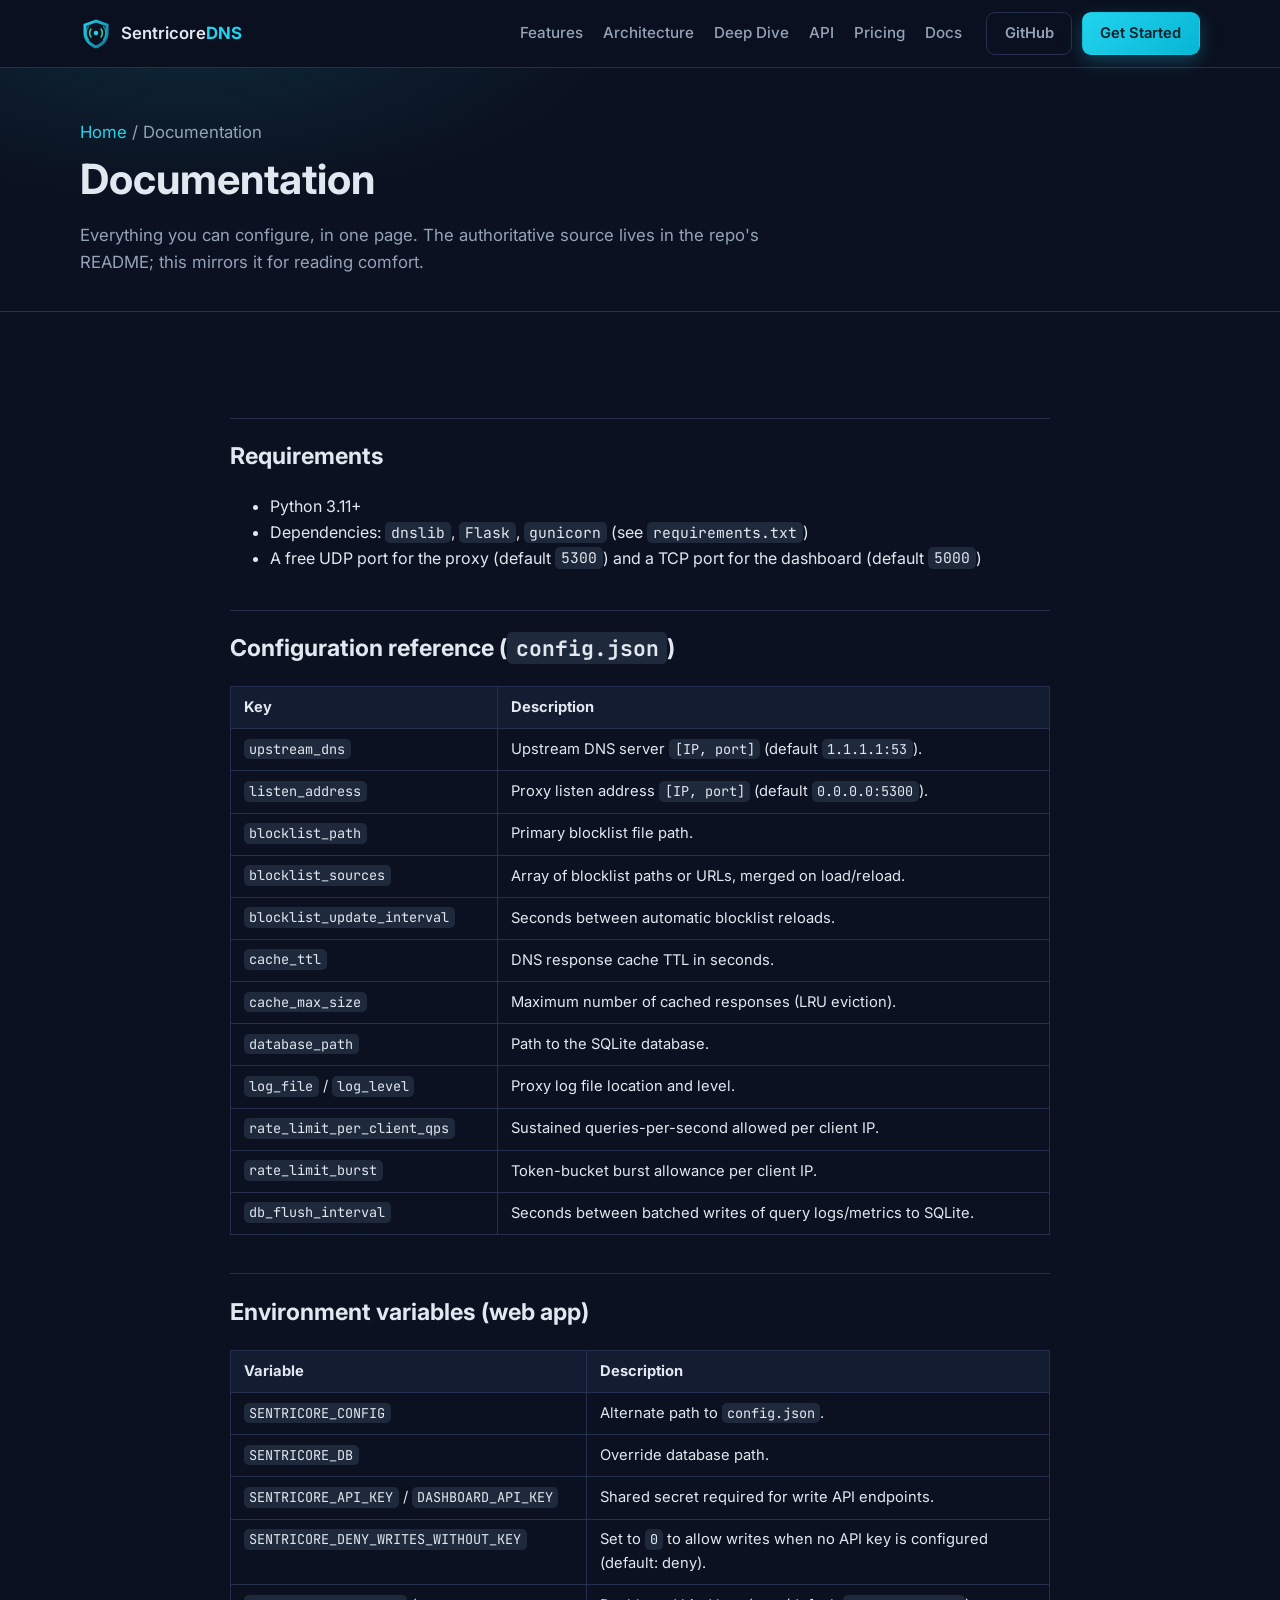
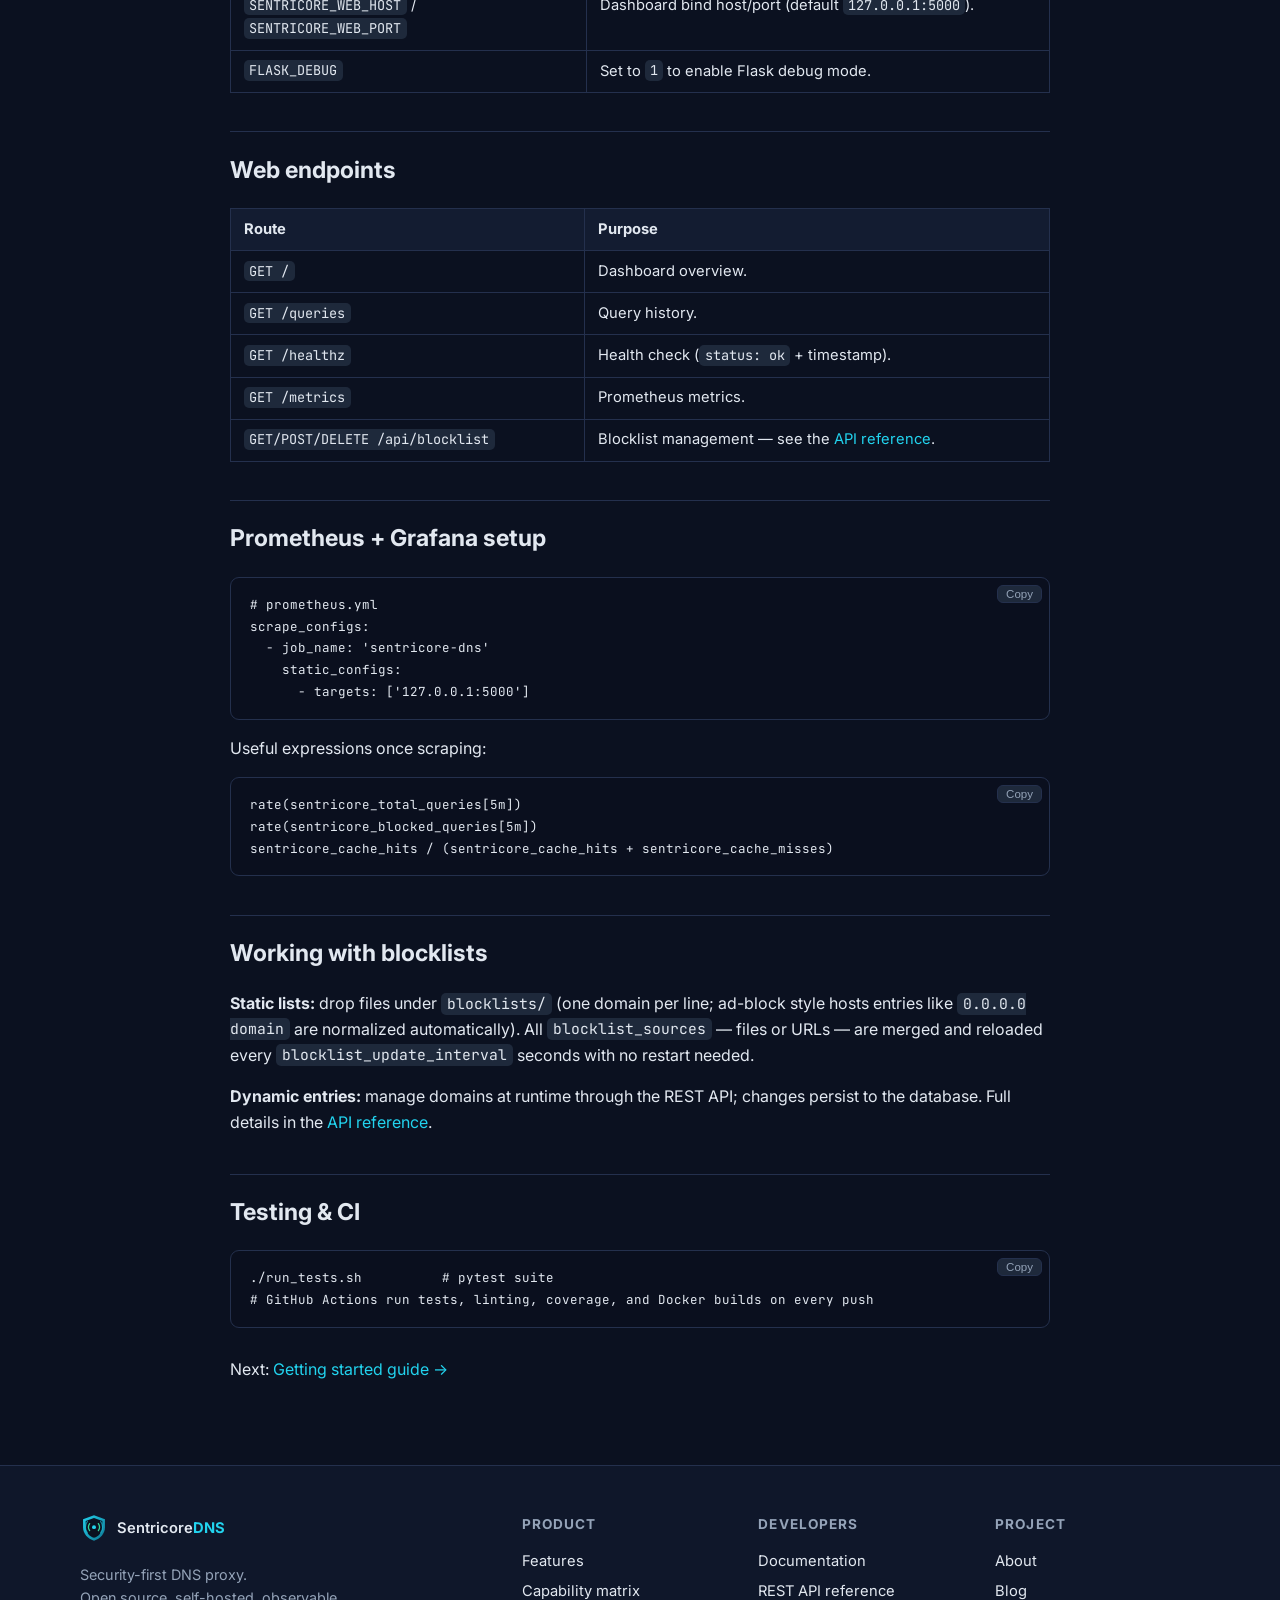
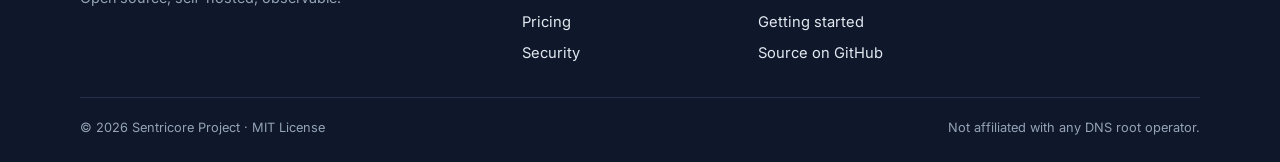
<file: sentricore-site/pages/docs.html>
<!DOCTYPE html>
<html lang="en">
<head>
  <meta charset="UTF-8">
  <meta name="viewport" content="width=device-width, initial-scale=1.0">
  <title>Documentation — Sentricore DNS</title>
  <meta name="description" content="Sentricore DNS documentation: configuration reference, environment variables, endpoints, metrics, and blocklist management.">
  <link rel="icon" href="../images/favicon.svg" type="image/svg+xml">
  <link rel="preconnect" href="https://fonts.googleapis.com">
  <link rel="preconnect" href="https://fonts.gstatic.com" crossorigin>
  <link href="https://fonts.googleapis.com/css2?family=Inter:wght@400;500;600;700&family=JetBrains+Mono:wght@400;600&display=swap" rel="stylesheet">
  <link rel="stylesheet" href="../styles/main.css">
</head>
<body>

<header class="site-header">
  <div class="container header-inner">
    <a class="brand" href="../index.html">
      <img src="../images/logo.svg" alt="Sentricore logo" width="32" height="32">
      <span>Sentricore<strong>DNS</strong></span>
    </a>
    <nav class="site-nav" aria-label="Primary">
      <a href="../index.html#features">Features</a>
      <a href="../index.html#architecture">Architecture</a>
      <a href="features.html">Deep Dive</a>
      <a href="api.html">API</a>
      <a href="pricing.html">Pricing</a>
      <a href="docs.html">Docs</a>
    </nav>
    <div class="header-cta">
      <a class="btn btn-ghost" href="https://github.com/SentriCore/sentricore-dns-proxy" rel="noopener">GitHub</a>
      <a class="btn btn-primary" href="getting-started.html">Get Started</a>
    </div>
    <button class="nav-toggle" aria-label="Toggle navigation" onclick="document.body.classList.toggle('nav-open')">☰</button>
  </div>
</header>

<main>
  <section class="page-hero">
    <div class="container">
      <p class="breadcrumbs"><a href="../index.html">Home</a> / Documentation</p>
      <h1>Documentation</h1>
      <p>Everything you can configure, in one page. The authoritative source lives in the repo's README; this mirrors it for reading comfort.</p>
    </div>
  </section>

  <section class="section">
    <div class="container narrow prose">
      <h2 id="requirements">Requirements</h2>
      <ul>
        <li>Python 3.11+</li>
        <li>Dependencies: <code>dnslib</code>, <code>Flask</code>, <code>gunicorn</code> (see <code>requirements.txt</code>)</li>
        <li>A free UDP port for the proxy (default <code>5300</code>) and a TCP port for the dashboard (default <code>5000</code>)</li>
      </ul>

      <h2 id="config">Configuration reference (<code>config.json</code>)</h2>
      <table>
        <tr><th>Key</th><th>Description</th></tr>
        <tr><td><code>upstream_dns</code></td><td>Upstream DNS server <code>[IP, port]</code> (default <code>1.1.1.1:53</code>).</td></tr>
        <tr><td><code>listen_address</code></td><td>Proxy listen address <code>[IP, port]</code> (default <code>0.0.0.0:5300</code>).</td></tr>
        <tr><td><code>blocklist_path</code></td><td>Primary blocklist file path.</td></tr>
        <tr><td><code>blocklist_sources</code></td><td>Array of blocklist paths or URLs, merged on load/reload.</td></tr>
        <tr><td><code>blocklist_update_interval</code></td><td>Seconds between automatic blocklist reloads.</td></tr>
        <tr><td><code>cache_ttl</code></td><td>DNS response cache TTL in seconds.</td></tr>
        <tr><td><code>cache_max_size</code></td><td>Maximum number of cached responses (LRU eviction).</td></tr>
        <tr><td><code>database_path</code></td><td>Path to the SQLite database.</td></tr>
        <tr><td><code>log_file</code> / <code>log_level</code></td><td>Proxy log file location and level.</td></tr>
        <tr><td><code>rate_limit_per_client_qps</code></td><td>Sustained queries-per-second allowed per client IP.</td></tr>
        <tr><td><code>rate_limit_burst</code></td><td>Token-bucket burst allowance per client IP.</td></tr>
        <tr><td><code>db_flush_interval</code></td><td>Seconds between batched writes of query logs/metrics to SQLite.</td></tr>
      </table>

      <h2 id="env">Environment variables (web app)</h2>
      <table>
        <tr><th>Variable</th><th>Description</th></tr>
        <tr><td><code>SENTRICORE_CONFIG</code></td><td>Alternate path to <code>config.json</code>.</td></tr>
        <tr><td><code>SENTRICORE_DB</code></td><td>Override database path.</td></tr>
        <tr><td><code>SENTRICORE_API_KEY</code> / <code>DASHBOARD_API_KEY</code></td><td>Shared secret required for write API endpoints.</td></tr>
        <tr><td><code>SENTRICORE_DENY_WRITES_WITHOUT_KEY</code></td><td>Set to <code>0</code> to allow writes when no API key is configured (default: deny).</td></tr>
        <tr><td><code>SENTRICORE_WEB_HOST</code> / <code>SENTRICORE_WEB_PORT</code></td><td>Dashboard bind host/port (default <code>127.0.0.1:5000</code>).</td></tr>
        <tr><td><code>FLASK_DEBUG</code></td><td>Set to <code>1</code> to enable Flask debug mode.</td></tr>
      </table>

      <h2 id="endpoints">Web endpoints</h2>
      <table>
        <tr><th>Route</th><th>Purpose</th></tr>
        <tr><td><code>GET /</code></td><td>Dashboard overview.</td></tr>
        <tr><td><code>GET /queries</code></td><td>Query history.</td></tr>
        <tr><td><code>GET /healthz</code></td><td>Health check (<code>status: ok</code> + timestamp).</td></tr>
        <tr><td><code>GET /metrics</code></td><td>Prometheus metrics.</td></tr>
        <tr><td><code>GET/POST/DELETE /api/blocklist</code></td><td>Blocklist management — see the <a href="api.html">API reference</a>.</td></tr>
      </table>

      <h2 id="prometheus">Prometheus + Grafana setup</h2>
<pre class="codeblock"><code># prometheus.yml
scrape_configs:
  - job_name: 'sentricore-dns'
    static_configs:
      - targets: ['127.0.0.1:5000']</code></pre>
      <p>Useful expressions once scraping:</p>
<pre class="codeblock"><code>rate(sentricore_total_queries[5m])
rate(sentricore_blocked_queries[5m])
sentricore_cache_hits / (sentricore_cache_hits + sentricore_cache_misses)</code></pre>

      <h2 id="blocklists">Working with blocklists</h2>
      <p><strong>Static lists:</strong> drop files under <code>blocklists/</code> (one domain per line; ad-block style hosts entries like <code>0.0.0.0 domain</code> are normalized automatically). All <code>blocklist_sources</code> — files or URLs — are merged and reloaded every <code>blocklist_update_interval</code> seconds with no restart needed.</p>
      <p><strong>Dynamic entries:</strong> manage domains at runtime through the REST API; changes persist to the database. Full details in the <a href="api.html">API reference</a>.</p>

      <h2 id="testing">Testing &amp; CI</h2>
<pre class="codeblock"><code>./run_tests.sh          # pytest suite
# GitHub Actions run tests, linting, coverage, and Docker builds on every push</code></pre>

      <p class="more-line">Next: <a href="getting-started.html">Getting started guide →</a></p>
    </div>
  </section>
</main>

<footer class="site-footer">
  <div class="container footer-grid">
    <div>
      <a class="brand" href="../index.html">
        <img src="../images/logo.svg" alt="" width="28" height="28">
        <span>Sentricore<strong>DNS</strong></span>
      </a>
      <p class="footer-tag">Security-first DNS proxy.<br>Open source, self-hosted, observable.</p>
    </div>
    <nav aria-label="Product">
      <h4>Product</h4>
      <a href="../index.html#features">Features</a>
      <a href="features.html">Capability matrix</a>
      <a href="pricing.html">Pricing</a>
      <a href="security.html">Security</a>
    </nav>
    <nav aria-label="Developers">
      <h4>Developers</h4>
      <a href="docs.html">Documentation</a>
      <a href="api.html">REST API reference</a>
      <a href="getting-started.html">Getting started</a>
      <a href="https://github.com/SentriCore/sentricore-dns-proxy">Source on GitHub</a>
    </nav>
    <nav aria-label="Company">
      <h4>Project</h4>
      <a href="about.html">About</a>
      <a href="blog.html">Blog</a>
    </nav>
  </div>
  <div class="container footer-bottom">
    <span>© 2026 Sentricore Project · MIT License</span>
    <span>Not affiliated with any DNS root operator.</span>
  </div>
</footer>

<script src="../scripts/main.js"></script>
</body>
</html>
</file>
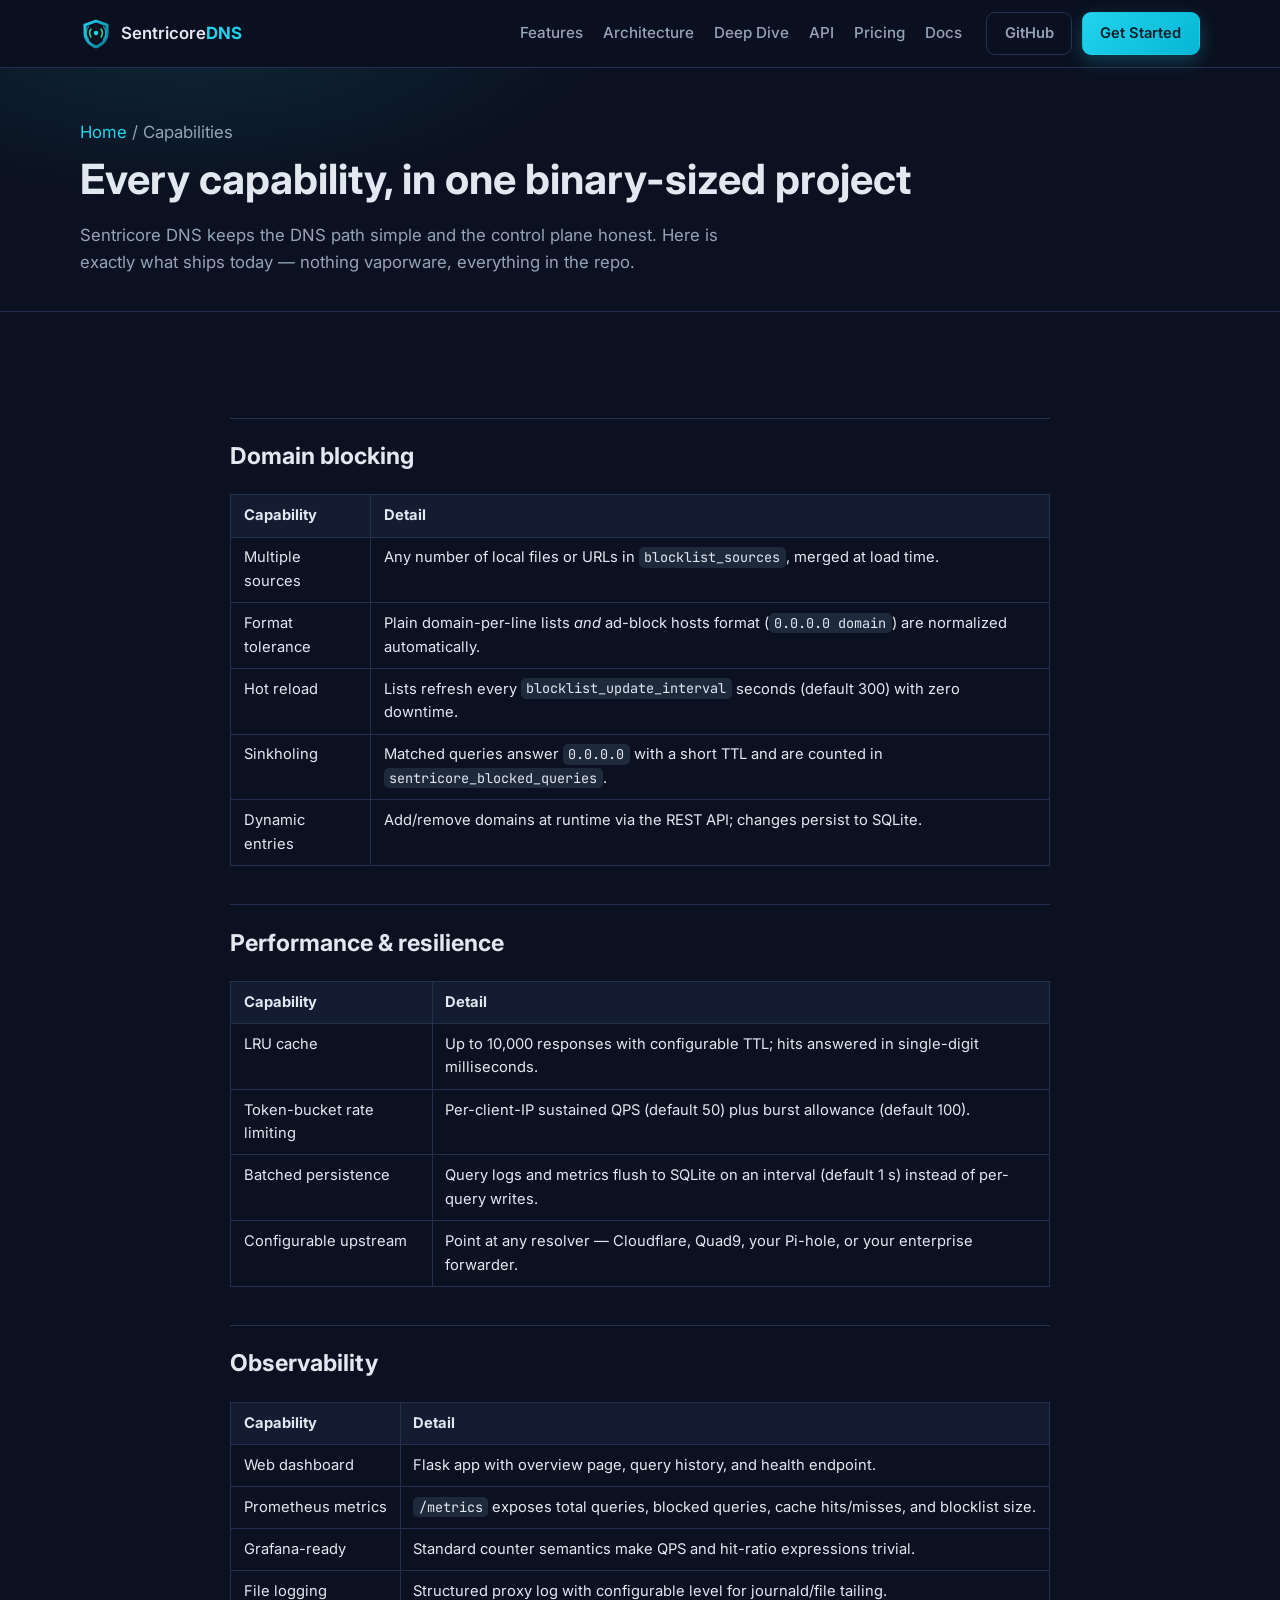
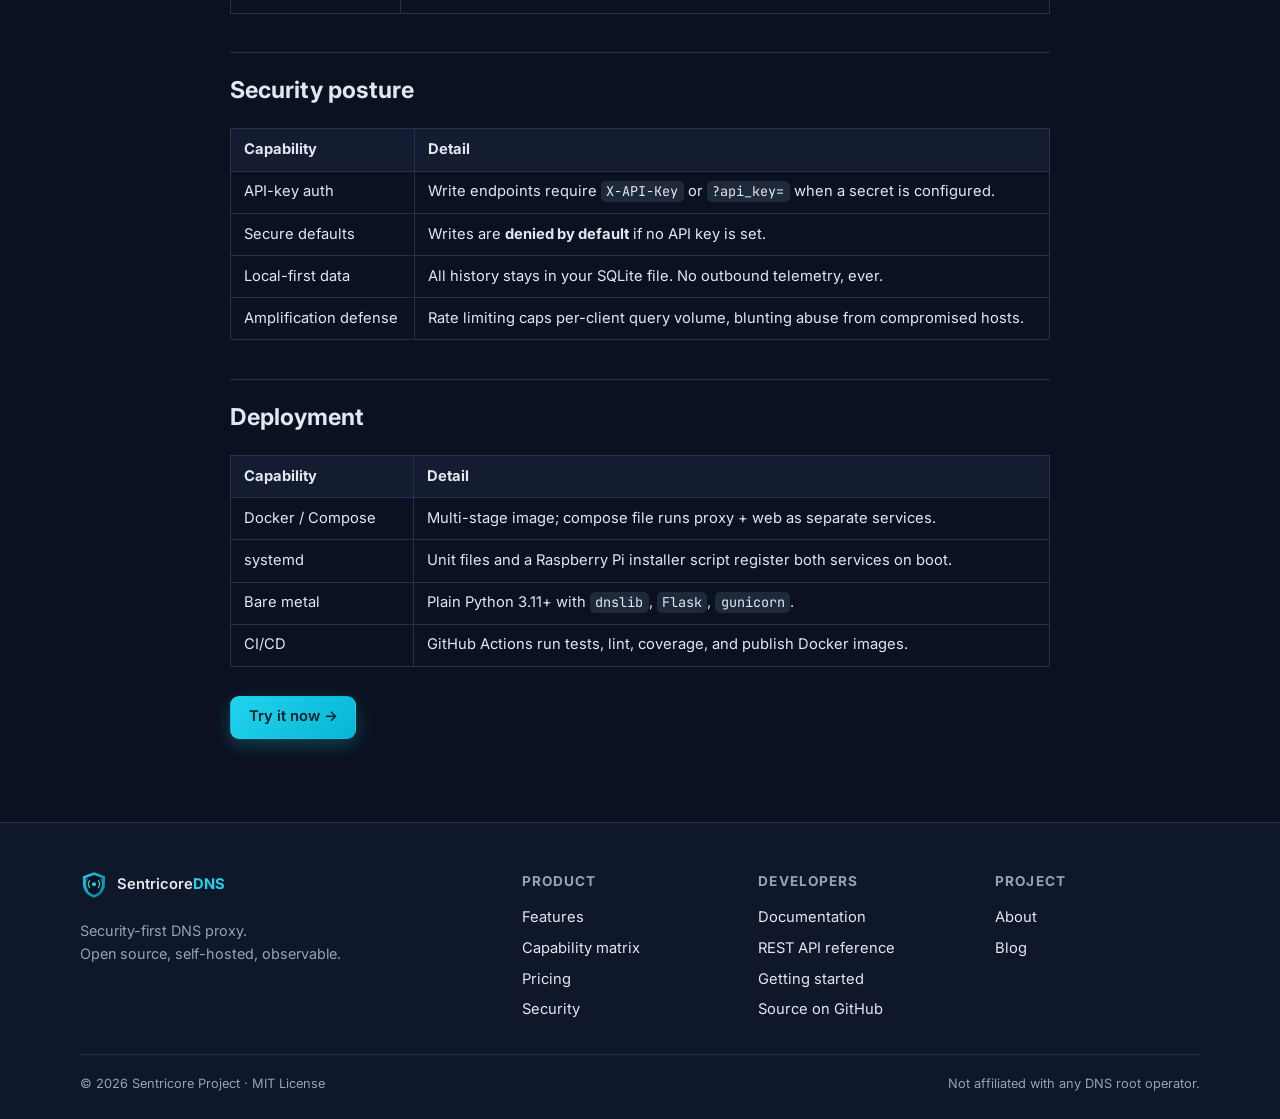
<file: sentricore-site/pages/features.html>
<!DOCTYPE html>
<html lang="en">
<head>
  <meta charset="UTF-8">
  <meta name="viewport" content="width=device-width, initial-scale=1.0">
  <title>Capabilities — Sentricore DNS</title>
  <meta name="description" content="Full capability matrix for Sentricore DNS: blocking, caching, rate limiting, logging, observability, API control, and deployment options.">
  <link rel="icon" href="../images/favicon.svg" type="image/svg+xml">
  <link rel="preconnect" href="https://fonts.googleapis.com">
  <link rel="preconnect" href="https://fonts.gstatic.com" crossorigin>
  <link href="https://fonts.googleapis.com/css2?family=Inter:wght@400;500;600;700&family=JetBrains+Mono:wght@400;600&display=swap" rel="stylesheet">
  <link rel="stylesheet" href="../styles/main.css">
</head>
<body>

<header class="site-header">
  <div class="container header-inner">
    <a class="brand" href="../index.html">
      <img src="../images/logo.svg" alt="Sentricore logo" width="32" height="32">
      <span>Sentricore<strong>DNS</strong></span>
    </a>
    <nav class="site-nav" aria-label="Primary">
      <a href="../index.html#features">Features</a>
      <a href="../index.html#architecture">Architecture</a>
      <a href="features.html" class="active">Deep Dive</a>
      <a href="api.html">API</a>
      <a href="pricing.html">Pricing</a>
      <a href="docs.html">Docs</a>
    </nav>
    <div class="header-cta">
      <a class="btn btn-ghost" href="https://github.com/SentriCore/sentricore-dns-proxy" rel="noopener">GitHub</a>
      <a class="btn btn-primary" href="getting-started.html">Get Started</a>
    </div>
    <button class="nav-toggle" aria-label="Toggle navigation" onclick="document.body.classList.toggle('nav-open')">☰</button>
  </div>
</header>

<main>
  <section class="page-hero">
    <div class="container">
      <p class="breadcrumbs"><a href="../index.html">Home</a> / Capabilities</p>
      <h1>Every capability, in one binary-sized project</h1>
      <p>Sentricore DNS keeps the DNS path simple and the control plane honest. Here is exactly what ships today — nothing vaporware, everything in the repo.</p>
    </div>
  </section>

  <section class="section">
    <div class="container narrow prose">
      <h2 id="blocking">Domain blocking</h2>
      <table>
        <tr><th>Capability</th><th>Detail</th></tr>
        <tr><td>Multiple sources</td><td>Any number of local files or URLs in <code>blocklist_sources</code>, merged at load time.</td></tr>
        <tr><td>Format tolerance</td><td>Plain domain-per-line lists <em>and</em> ad-block hosts format (<code>0.0.0.0 domain</code>) are normalized automatically.</td></tr>
        <tr><td>Hot reload</td><td>Lists refresh every <code>blocklist_update_interval</code> seconds (default 300) with zero downtime.</td></tr>
        <tr><td>Sinkholing</td><td>Matched queries answer <code>0.0.0.0</code> with a short TTL and are counted in <code>sentricore_blocked_queries</code>.</td></tr>
        <tr><td>Dynamic entries</td><td>Add/remove domains at runtime via the REST API; changes persist to SQLite.</td></tr>
      </table>

      <h2 id="performance">Performance &amp; resilience</h2>
      <table>
        <tr><th>Capability</th><th>Detail</th></tr>
        <tr><td>LRU cache</td><td>Up to 10,000 responses with configurable TTL; hits answered in single-digit milliseconds.</td></tr>
        <tr><td>Token-bucket rate limiting</td><td>Per-client-IP sustained QPS (default 50) plus burst allowance (default 100).</td></tr>
        <tr><td>Batched persistence</td><td>Query logs and metrics flush to SQLite on an interval (default 1 s) instead of per-query writes.</td></tr>
        <tr><td>Configurable upstream</td><td>Point at any resolver — Cloudflare, Quad9, your Pi-hole, or your enterprise forwarder.</td></tr>
      </table>

      <h2 id="observability">Observability</h2>
      <table>
        <tr><th>Capability</th><th>Detail</th></tr>
        <tr><td>Web dashboard</td><td>Flask app with overview page, query history, and health endpoint.</td></tr>
        <tr><td>Prometheus metrics</td><td><code>/metrics</code> exposes total queries, blocked queries, cache hits/misses, and blocklist size.</td></tr>
        <tr><td>Grafana-ready</td><td>Standard counter semantics make QPS and hit-ratio expressions trivial.</td></tr>
        <tr><td>File logging</td><td>Structured proxy log with configurable level for journald/file tailing.</td></tr>
      </table>

      <h2 id="security">Security posture</h2>
      <table>
        <tr><th>Capability</th><th>Detail</th></tr>
        <tr><td>API-key auth</td><td>Write endpoints require <code>X-API-Key</code> or <code>?api_key=</code> when a secret is configured.</td></tr>
        <tr><td>Secure defaults</td><td>Writes are <strong>denied by default</strong> if no API key is set.</td></tr>
        <tr><td>Local-first data</td><td>All history stays in your SQLite file. No outbound telemetry, ever.</td></tr>
        <tr><td>Amplification defense</td><td>Rate limiting caps per-client query volume, blunting abuse from compromised hosts.</td></tr>
      </table>

      <h2 id="deployment">Deployment</h2>
      <table>
        <tr><th>Capability</th><th>Detail</th></tr>
        <tr><td>Docker / Compose</td><td>Multi-stage image; compose file runs proxy + web as separate services.</td></tr>
        <tr><td>systemd</td><td>Unit files and a Raspberry Pi installer script register both services on boot.</td></tr>
        <tr><td>Bare metal</td><td>Plain Python 3.11+ with <code>dnslib</code>, <code>Flask</code>, <code>gunicorn</code>.</td></tr>
        <tr><td>CI/CD</td><td>GitHub Actions run tests, lint, coverage, and publish Docker images.</td></tr>
      </table>

      <p class="more-line"><a class="btn btn-primary" href="getting-started.html">Try it now →</a></p>
    </div>
  </section>
</main>

<footer class="site-footer">
  <div class="container footer-grid">
    <div>
      <a class="brand" href="../index.html">
        <img src="../images/logo.svg" alt="" width="28" height="28">
        <span>Sentricore<strong>DNS</strong></span>
      </a>
      <p class="footer-tag">Security-first DNS proxy.<br>Open source, self-hosted, observable.</p>
    </div>
    <nav aria-label="Product">
      <h4>Product</h4>
      <a href="../index.html#features">Features</a>
      <a href="features.html">Capability matrix</a>
      <a href="pricing.html">Pricing</a>
      <a href="security.html">Security</a>
    </nav>
    <nav aria-label="Developers">
      <h4>Developers</h4>
      <a href="docs.html">Documentation</a>
      <a href="api.html">REST API reference</a>
      <a href="getting-started.html">Getting started</a>
      <a href="https://github.com/SentriCore/sentricore-dns-proxy">Source on GitHub</a>
    </nav>
    <nav aria-label="Company">
      <h4>Project</h4>
      <a href="about.html">About</a>
      <a href="blog.html">Blog</a>
    </nav>
  </div>
  <div class="container footer-bottom">
    <span>© 2026 Sentricore Project · MIT License</span>
    <span>Not affiliated with any DNS root operator.</span>
  </div>
</footer>

<script src="../scripts/main.js"></script>
</body>
</html>
</file>
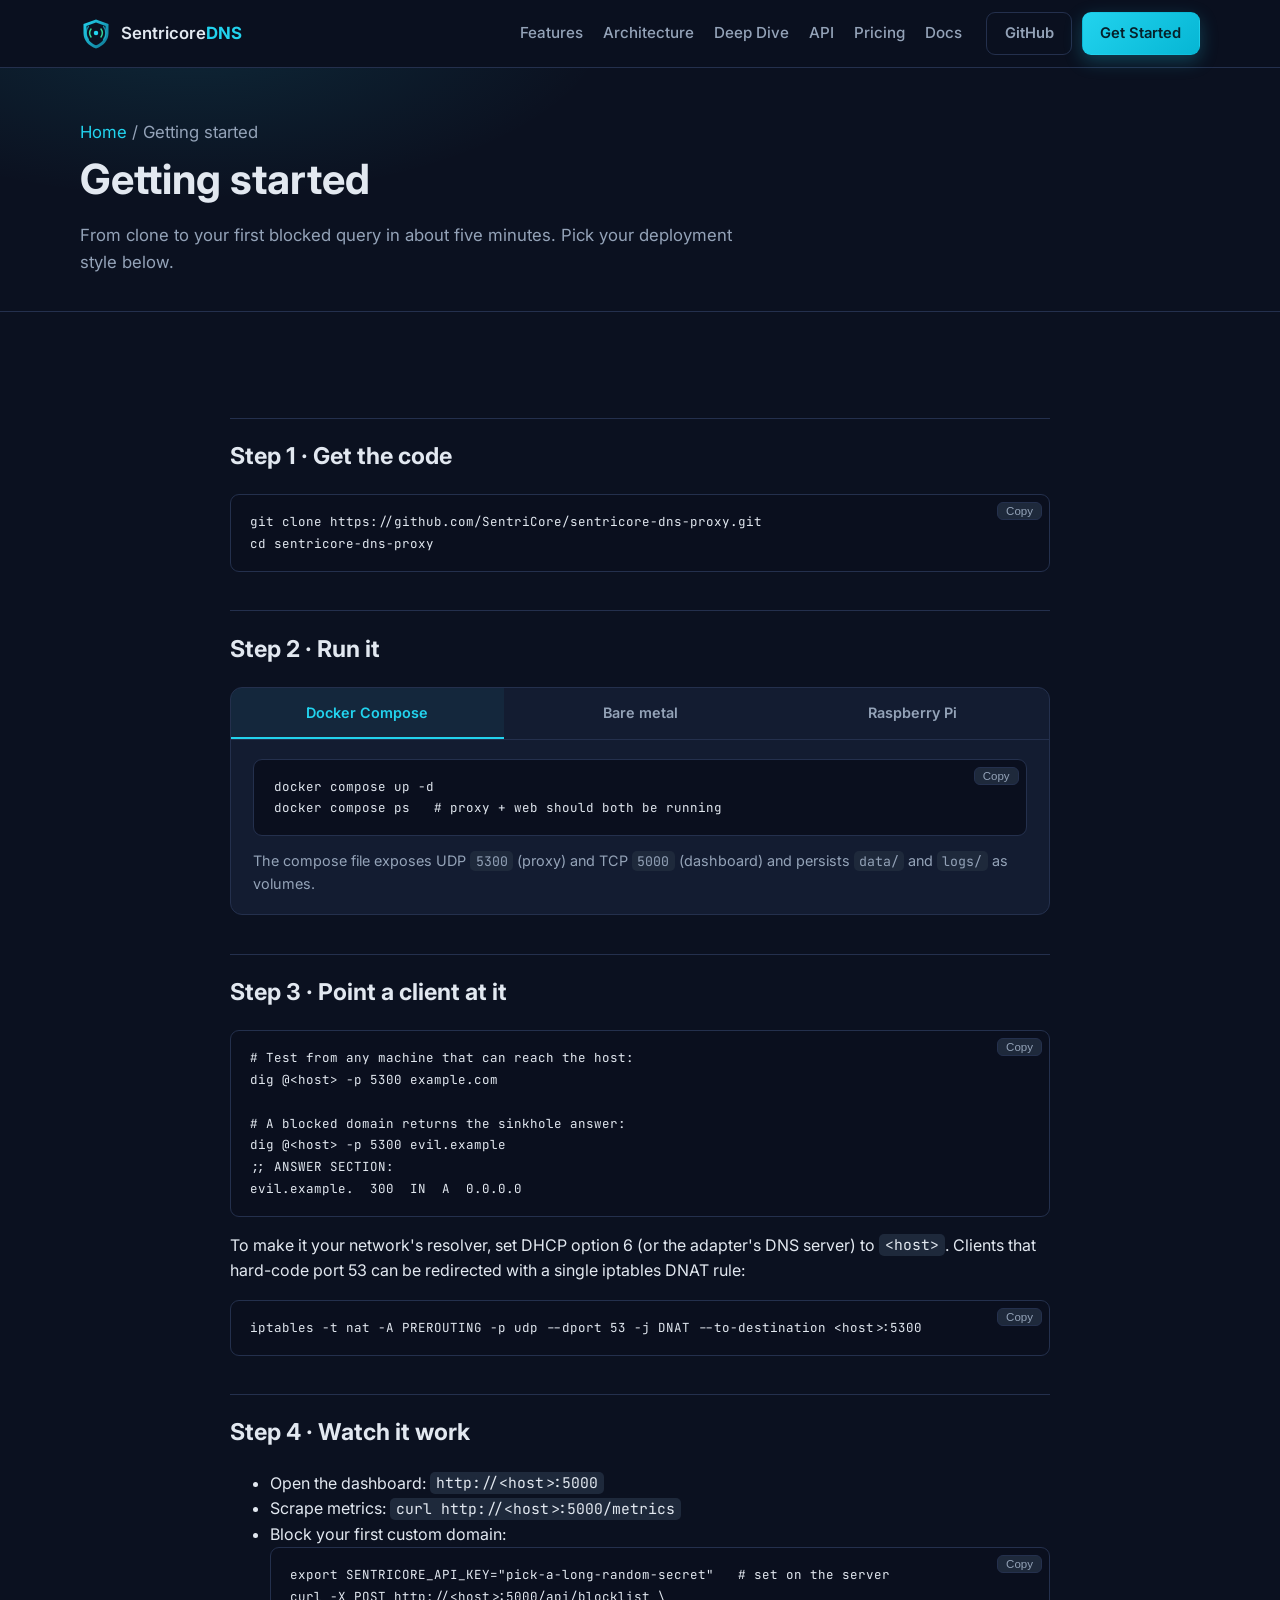
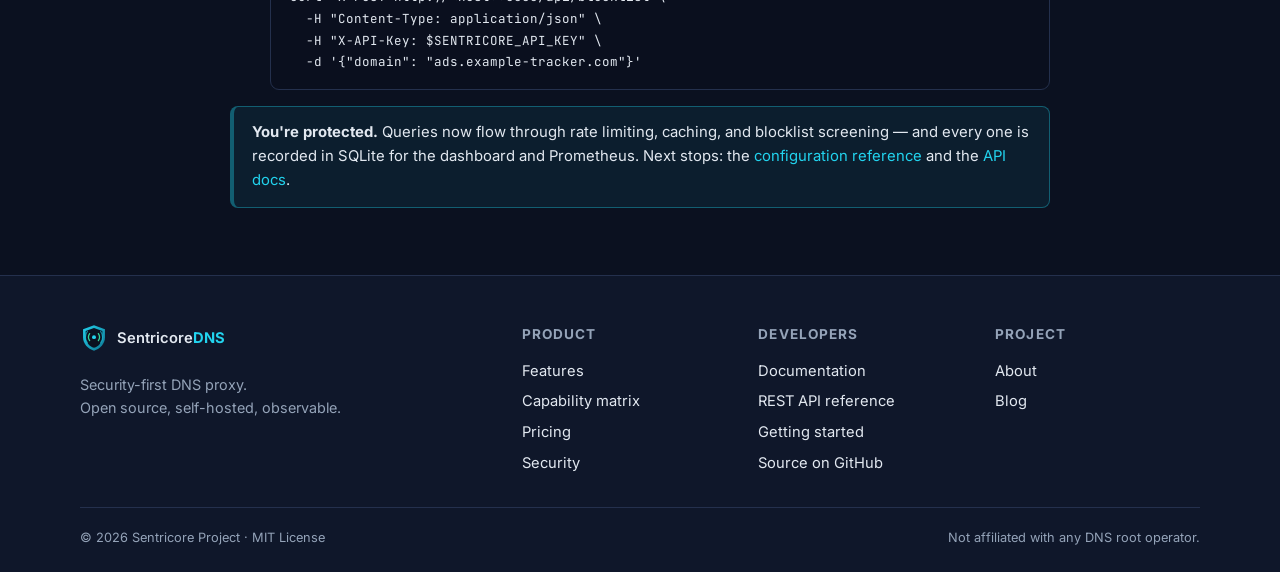
<file: sentricore-site/pages/getting-started.html>
<!DOCTYPE html>
<html lang="en">
<head>
  <meta charset="UTF-8">
  <meta name="viewport" content="width=device-width, initial-scale=1.0">
  <title>Getting Started — Sentricore DNS</title>
  <meta name="description" content="Install and run Sentricore DNS in under five minutes with Docker Compose, bare metal, or the Raspberry Pi installer.">
  <link rel="icon" href="../images/favicon.svg" type="image/svg+xml">
  <link rel="preconnect" href="https://fonts.googleapis.com">
  <link rel="preconnect" href="https://fonts.gstatic.com" crossorigin>
  <link href="https://fonts.googleapis.com/css2?family=Inter:wght@400;500;600;700&family=JetBrains+Mono:wght@400;600&display=swap" rel="stylesheet">
  <link rel="stylesheet" href="../styles/main.css">
</head>
<body>

<header class="site-header">
  <div class="container header-inner">
    <a class="brand" href="../index.html">
      <img src="../images/logo.svg" alt="Sentricore logo" width="32" height="32">
      <span>Sentricore<strong>DNS</strong></span>
    </a>
    <nav class="site-nav" aria-label="Primary">
      <a href="../index.html#features">Features</a>
      <a href="../index.html#architecture">Architecture</a>
      <a href="features.html">Deep Dive</a>
      <a href="api.html">API</a>
      <a href="pricing.html">Pricing</a>
      <a href="docs.html">Docs</a>
    </nav>
    <div class="header-cta">
      <a class="btn btn-ghost" href="https://github.com/SentriCore/sentricore-dns-proxy" rel="noopener">GitHub</a>
      <a class="btn btn-primary" href="getting-started.html">Get Started</a>
    </div>
    <button class="nav-toggle" aria-label="Toggle navigation" onclick="document.body.classList.toggle('nav-open')">☰</button>
  </div>
</header>

<main>
  <section class="page-hero">
    <div class="container">
      <p class="breadcrumbs"><a href="../index.html">Home</a> / Getting started</p>
      <h1>Getting started</h1>
      <p>From clone to your first blocked query in about five minutes. Pick your deployment style below.</p>
    </div>
  </section>

  <section class="section">
    <div class="container narrow prose">
      <h2 id="step1">Step 1 · Get the code</h2>
<pre class="codeblock"><code>git clone https://github.com/SentriCore/sentricore-dns-proxy.git
cd sentricore-dns-proxy</code></pre>

      <h2 id="step2">Step 2 · Run it</h2>
      <div class="tabs" data-tabs>
        <div class="tab-buttons" role="tablist">
          <button class="tab-btn active" role="tab" aria-selected="true" data-tab="docker">Docker Compose</button>
          <button class="tab-btn" role="tab" aria-selected="false" data-tab="bare">Bare metal</button>
          <button class="tab-btn" role="tab" aria-selected="false" data-tab="pi">Raspberry Pi</button>
        </div>
        <div class="tab-panel active" data-panel="docker">
<pre class="codeblock"><code>docker compose up -d
docker compose ps   # proxy + web should both be running</code></pre>
          <p class="tab-note">The compose file exposes UDP <code>5300</code> (proxy) and TCP <code>5000</code> (dashboard) and persists <code>data/</code> and <code>logs/</code> as volumes.</p>
        </div>
        <div class="tab-panel" data-panel="bare">
<pre class="codeblock"><code>python -m venv venv && source venv/bin/activate
pip install -r requirements.txt

python run_proxy.py   # terminal 1: DNS proxy on :5300
python run_web.py     # terminal 2: dashboard on :5000</code></pre>
          <p class="tab-note">For production use gunicorn in front of the Flask app instead of <code>run_web.py</code>.</p>
        </div>
        <div class="tab-panel" data-panel="pi">
<pre class="codeblock"><code>./install.sh
sudo systemctl enable --now sentricore-dns-proxy sentricore-dns-web
systemctl status sentricore-dns-proxy</code></pre>
          <p class="tab-note">The installer creates a venv, installs dependencies, and registers both systemd units so the proxy survives reboots.</p>
        </div>
      </div>

      <h2 id="step3">Step 3 · Point a client at it</h2>
<pre class="codeblock"><code># Test from any machine that can reach the host:
dig @&lt;host&gt; -p 5300 example.com

# A blocked domain returns the sinkhole answer:
dig @&lt;host&gt; -p 5300 evil.example
;; ANSWER SECTION:
evil.example.  300  IN  A  0.0.0.0</code></pre>
      <p>To make it your network's resolver, set DHCP option 6 (or the adapter's DNS server) to <code>&lt;host&gt;</code>. Clients that hard-code port 53 can be redirected with a single iptables DNAT rule:</p>
<pre class="codeblock"><code>iptables -t nat -A PREROUTING -p udp --dport 53 -j DNAT --to-destination &lt;host&gt;:5300</code></pre>

      <h2 id="step4">Step 4 · Watch it work</h2>
      <ul>
        <li>Open the dashboard: <code>http://&lt;host&gt;:5000</code></li>
        <li>Scrape metrics: <code>curl http://&lt;host&gt;:5000/metrics</code></li>
        <li>Block your first custom domain:
<pre class="codeblock"><code>export SENTRICORE_API_KEY="pick-a-long-random-secret"   # set on the server
curl -X POST http://&lt;host&gt;:5000/api/blocklist \
  -H "Content-Type: application/json" \
  -H "X-API-Key: $SENTRICORE_API_KEY" \
  -d '{"domain": "ads.example-tracker.com"}'</code></pre></li>
      </ul>

      <div class="callout">
        <strong>You're protected.</strong> Queries now flow through rate limiting, caching, and blocklist screening — and every one is recorded in SQLite for the dashboard and Prometheus. Next stops: the <a href="docs.html">configuration reference</a> and the <a href="api.html">API docs</a>.
      </div>
    </div>
  </section>
</main>

<footer class="site-footer">
  <div class="container footer-grid">
    <div>
      <a class="brand" href="../index.html">
        <img src="../images/logo.svg" alt="" width="28" height="28">
        <span>Sentricore<strong>DNS</strong></span>
      </a>
      <p class="footer-tag">Security-first DNS proxy.<br>Open source, self-hosted, observable.</p>
    </div>
    <nav aria-label="Product">
      <h4>Product</h4>
      <a href="../index.html#features">Features</a>
      <a href="features.html">Capability matrix</a>
      <a href="pricing.html">Pricing</a>
      <a href="security.html">Security</a>
    </nav>
    <nav aria-label="Developers">
      <h4>Developers</h4>
      <a href="docs.html">Documentation</a>
      <a href="api.html">REST API reference</a>
      <a href="getting-started.html">Getting started</a>
      <a href="https://github.com/SentriCore/sentricore-dns-proxy">Source on GitHub</a>
    </nav>
    <nav aria-label="Company">
      <h4>Project</h4>
      <a href="about.html">About</a>
      <a href="blog.html">Blog</a>
    </nav>
  </div>
  <div class="container footer-bottom">
    <span>© 2026 Sentricore Project · MIT License</span>
    <span>Not affiliated with any DNS root operator.</span>
  </div>
</footer>

<script src="../scripts/main.js"></script>
</body>
</html>
</file>
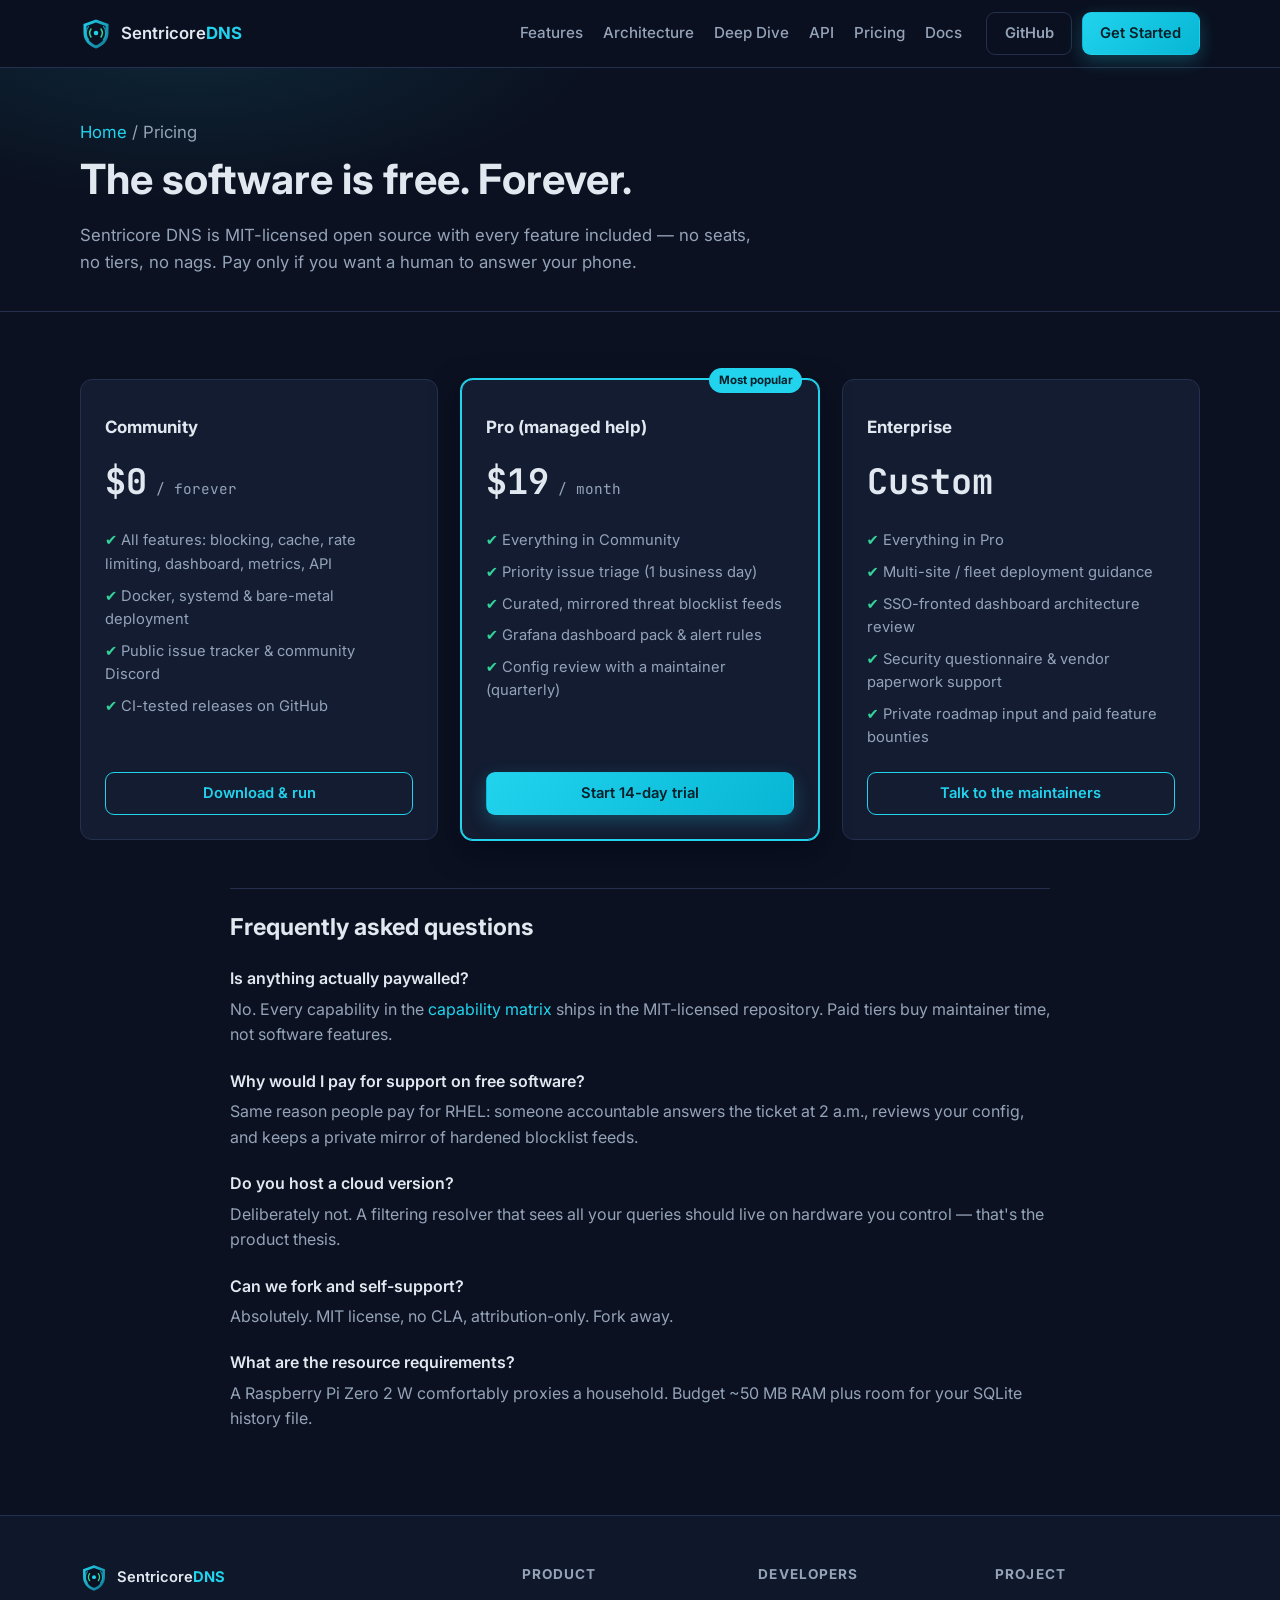
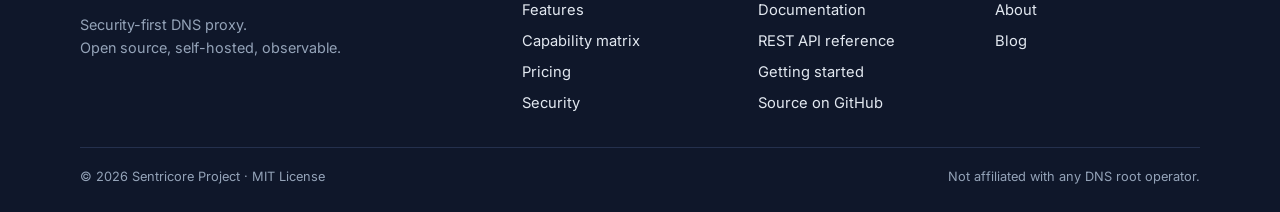
<file: sentricore-site/pages/pricing.html>
<!DOCTYPE html>
<html lang="en">
<head>
  <meta charset="UTF-8">
  <meta name="viewport" content="width=device-width, initial-scale=1.0">
  <title>Pricing — Sentricore DNS</title>
  <meta name="description" content="Sentricore DNS is free and open source. Optional support tiers for teams that want help deploying and operating it.">
  <link rel="icon" href="../images/favicon.svg" type="image/svg+xml">
  <link rel="preconnect" href="https://fonts.googleapis.com">
  <link rel="preconnect" href="https://fonts.gstatic.com" crossorigin>
  <link href="https://fonts.googleapis.com/css2?family=Inter:wght@400;500;600;700&family=JetBrains+Mono:wght@400;600&display=swap" rel="stylesheet">
  <link rel="stylesheet" href="../styles/main.css">
</head>
<body>

<header class="site-header">
  <div class="container header-inner">
    <a class="brand" href="../index.html">
      <img src="../images/logo.svg" alt="Sentricore logo" width="32" height="32">
      <span>Sentricore<strong>DNS</strong></span>
    </a>
    <nav class="site-nav" aria-label="Primary">
      <a href="../index.html#features">Features</a>
      <a href="../index.html#architecture">Architecture</a>
      <a href="features.html">Deep Dive</a>
      <a href="api.html">API</a>
      <a href="pricing.html">Pricing</a>
      <a href="docs.html">Docs</a>
    </nav>
    <div class="header-cta">
      <a class="btn btn-ghost" href="https://github.com/SentriCore/sentricore-dns-proxy" rel="noopener">GitHub</a>
      <a class="btn btn-primary" href="getting-started.html">Get Started</a>
    </div>
    <button class="nav-toggle" aria-label="Toggle navigation" onclick="document.body.classList.toggle('nav-open')">☰</button>
  </div>
</header>

<main>
  <section class="page-hero">
    <div class="container">
      <p class="breadcrumbs"><a href="../index.html">Home</a> / Pricing</p>
      <h1>The software is free. Forever.</h1>
      <p>Sentricore DNS is MIT-licensed open source with every feature included — no seats, no tiers, no nags. Pay only if you want a human to answer your phone.</p>
    </div>
  </section>

  <section class="section">
    <div class="container pricing-grid">
      <article class="card price-card">
        <h3>Community</h3>
        <p class="amount">$0<small> / forever</small></p>
        <ul>
          <li>All features: blocking, cache, rate limiting, dashboard, metrics, API</li>
          <li>Docker, systemd &amp; bare-metal deployment</li>
          <li>Public issue tracker &amp; community Discord</li>
          <li>CI-tested releases on GitHub</li>
        </ul>
        <a class="btn btn-outline" href="getting-started.html">Download &amp; run</a>
      </article>

      <article class="card price-card featured">
        <span class="badge">Most popular</span>
        <h3>Pro (managed help)</h3>
        <p class="amount">$19<small> / month</small></p>
        <ul>
          <li>Everything in Community</li>
          <li>Priority issue triage (1 business day)</li>
          <li>Curated, mirrored threat blocklist feeds</li>
          <li>Grafana dashboard pack &amp; alert rules</li>
          <li>Config review with a maintainer (quarterly)</li>
        </ul>
        <a class="btn btn-primary" href="mailto:support@sentricore.dev?subject=Pro%20trial">Start 14-day trial</a>
      </article>

      <article class="card price-card">
        <h3>Enterprise</h3>
        <p class="amount">Custom</p>
        <ul>
          <li>Everything in Pro</li>
          <li>Multi-site / fleet deployment guidance</li>
          <li>SSO-fronted dashboard architecture review</li>
          <li>Security questionnaire &amp; vendor paperwork support</li>
          <li>Private roadmap input and paid feature bounties</li>
        </ul>
        <a class="btn btn-outline" href="mailto:sales@sentricore.dev?subject=Enterprise%20inquiry">Talk to the maintainers</a>
      </article>
    </div>

    <div class="container narrow prose" style="margin-top:3rem">
      <h2 id="faq">Frequently asked questions</h2>
      <dl class="faq">
        <dt>Is anything actually paywalled?</dt>
        <dd>No. Every capability in the <a href="features.html">capability matrix</a> ships in the MIT-licensed repository. Paid tiers buy maintainer time, not software features.</dd>
        <dt>Why would I pay for support on free software?</dt>
        <dd>Same reason people pay for RHEL: someone accountable answers the ticket at 2 a.m., reviews your config, and keeps a private mirror of hardened blocklist feeds.</dd>
        <dt>Do you host a cloud version?</dt>
        <dd>Deliberately not. A filtering resolver that sees all your queries should live on hardware you control — that's the product thesis.</dd>
        <dt>Can we fork and self-support?</dt>
        <dd>Absolutely. MIT license, no CLA, attribution-only. Fork away.</dd>
        <dt>What are the resource requirements?</dt>
        <dd>A Raspberry Pi Zero 2 W comfortably proxies a household. Budget ~50 MB RAM plus room for your SQLite history file.</dd>
      </dl>
    </div>
  </section>
</main>

<footer class="site-footer">
  <div class="container footer-grid">
    <div>
      <a class="brand" href="../index.html">
        <img src="../images/logo.svg" alt="" width="28" height="28">
        <span>Sentricore<strong>DNS</strong></span>
      </a>
      <p class="footer-tag">Security-first DNS proxy.<br>Open source, self-hosted, observable.</p>
    </div>
    <nav aria-label="Product">
      <h4>Product</h4>
      <a href="../index.html#features">Features</a>
      <a href="features.html">Capability matrix</a>
      <a href="pricing.html">Pricing</a>
      <a href="security.html">Security</a>
    </nav>
    <nav aria-label="Developers">
      <h4>Developers</h4>
      <a href="docs.html">Documentation</a>
      <a href="api.html">REST API reference</a>
      <a href="getting-started.html">Getting started</a>
      <a href="https://github.com/SentriCore/sentricore-dns-proxy">Source on GitHub</a>
    </nav>
    <nav aria-label="Company">
      <h4>Project</h4>
      <a href="about.html">About</a>
      <a href="blog.html">Blog</a>
    </nav>
  </div>
  <div class="container footer-bottom">
    <span>© 2026 Sentricore Project · MIT License</span>
    <span>Not affiliated with any DNS root operator.</span>
  </div>
</footer>

<script src="../scripts/main.js"></script>
</body>
</html>
</file>
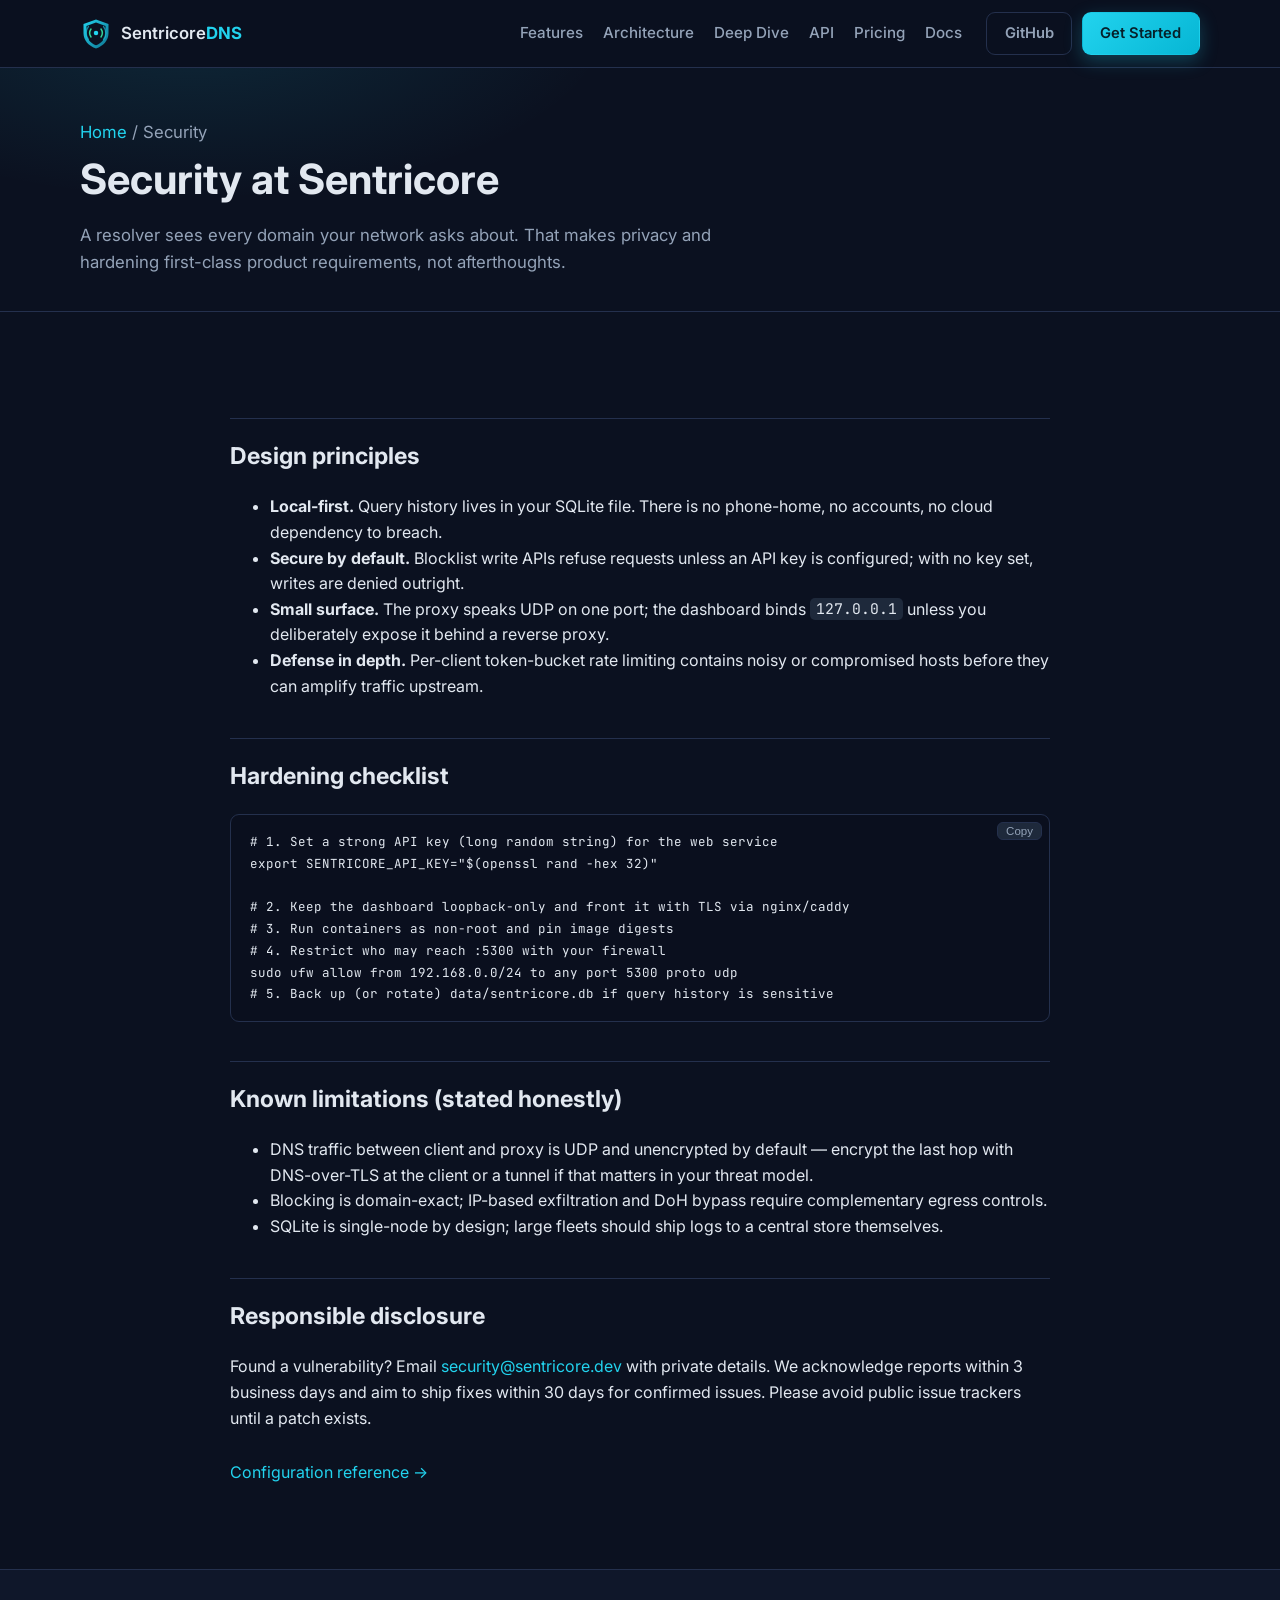
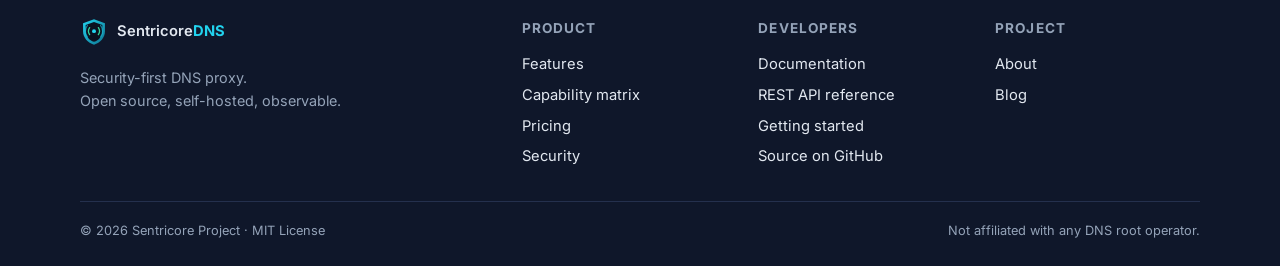
<file: sentricore-site/pages/security.html>
<!DOCTYPE html>
<html lang="en">
<head>
  <meta charset="UTF-8">
  <meta name="viewport" content="width=device-width, initial-scale=1.0">
  <title>Security — Sentricore DNS</title>
  <meta name="description" content="How Sentricore DNS approaches security: local-first data, secure defaults, API-key auth, rate limiting, and the disclosure policy.">
  <link rel="icon" href="../images/favicon.svg" type="image/svg+xml">
  <link rel="preconnect" href="https://fonts.googleapis.com">
  <link rel="preconnect" href="https://fonts.gstatic.com" crossorigin>
  <link href="https://fonts.googleapis.com/css2?family=Inter:wght@400;500;600;700&family=JetBrains+Mono:wght@400;600&display=swap" rel="stylesheet">
  <link rel="stylesheet" href="../styles/main.css">
</head>
<body>

<header class="site-header">
  <div class="container header-inner">
    <a class="brand" href="../index.html">
      <img src="../images/logo.svg" alt="Sentricore logo" width="32" height="32">
      <span>Sentricore<strong>DNS</strong></span>
    </a>
    <nav class="site-nav" aria-label="Primary">
      <a href="../index.html#features">Features</a>
      <a href="../index.html#architecture">Architecture</a>
      <a href="features.html">Deep Dive</a>
      <a href="api.html">API</a>
      <a href="pricing.html">Pricing</a>
      <a href="docs.html">Docs</a>
    </nav>
    <div class="header-cta">
      <a class="btn btn-ghost" href="https://github.com/SentriCore/sentricore-dns-proxy" rel="noopener">GitHub</a>
      <a class="btn btn-primary" href="getting-started.html">Get Started</a>
    </div>
    <button class="nav-toggle" aria-label="Toggle navigation" onclick="document.body.classList.toggle('nav-open')">☰</button>
  </div>
</header>

<main>
  <section class="page-hero">
    <div class="container">
      <p class="breadcrumbs"><a href="../index.html">Home</a> / Security</p>
      <h1>Security at Sentricore</h1>
      <p>A resolver sees every domain your network asks about. That makes privacy and hardening first-class product requirements, not afterthoughts.</p>
    </div>
  </section>

  <section class="section">
    <div class="container narrow prose">
      <h2 id="principles">Design principles</h2>
      <ul>
        <li><strong>Local-first.</strong> Query history lives in your SQLite file. There is no phone-home, no accounts, no cloud dependency to breach.</li>
        <li><strong>Secure by default.</strong> Blocklist write APIs refuse requests unless an API key is configured; with no key set, writes are denied outright.</li>
        <li><strong>Small surface.</strong> The proxy speaks UDP on one port; the dashboard binds <code>127.0.0.1</code> unless you deliberately expose it behind a reverse proxy.</li>
        <li><strong>Defense in depth.</strong> Per-client token-bucket rate limiting contains noisy or compromised hosts before they can amplify traffic upstream.</li>
      </ul>

      <h2 id="hardening">Hardening checklist</h2>
<pre class="codeblock"><code># 1. Set a strong API key (long random string) for the web service
export SENTRICORE_API_KEY="$(openssl rand -hex 32)"

# 2. Keep the dashboard loopback-only and front it with TLS via nginx/caddy
# 3. Run containers as non-root and pin image digests
# 4. Restrict who may reach :5300 with your firewall
sudo ufw allow from 192.168.0.0/24 to any port 5300 proto udp
# 5. Back up (or rotate) data/sentricore.db if query history is sensitive</code></pre>

      <h2 id="known-limits">Known limitations (stated honestly)</h2>
      <ul>
        <li>DNS traffic between client and proxy is UDP and unencrypted by default — encrypt the last hop with DNS-over-TLS at the client or a tunnel if that matters in your threat model.</li>
        <li>Blocking is domain-exact; IP-based exfiltration and DoH bypass require complementary egress controls.</li>
        <li>SQLite is single-node by design; large fleets should ship logs to a central store themselves.</li>
      </ul>

      <h2 id="disclosure">Responsible disclosure</h2>
      <p>Found a vulnerability? Email <a href="mailto:security@sentricore.dev">security@sentricore.dev</a> with private details. We acknowledge reports within 3 business days and aim to ship fixes within 30 days for confirmed issues. Please avoid public issue trackers until a patch exists.</p>

      <p class="more-line"><a href="docs.html">Configuration reference →</a></p>
    </div>
  </section>
</main>

<footer class="site-footer">
  <div class="container footer-grid">
    <div>
      <a class="brand" href="../index.html">
        <img src="../images/logo.svg" alt="" width="28" height="28">
        <span>Sentricore<strong>DNS</strong></span>
      </a>
      <p class="footer-tag">Security-first DNS proxy.<br>Open source, self-hosted, observable.</p>
    </div>
    <nav aria-label="Product">
      <h4>Product</h4>
      <a href="../index.html#features">Features</a>
      <a href="features.html">Capability matrix</a>
      <a href="pricing.html">Pricing</a>
      <a href="security.html">Security</a>
    </nav>
    <nav aria-label="Developers">
      <h4>Developers</h4>
      <a href="docs.html">Documentation</a>
      <a href="api.html">REST API reference</a>
      <a href="getting-started.html">Getting started</a>
      <a href="https://github.com/SentriCore/sentricore-dns-proxy">Source on GitHub</a>
    </nav>
    <nav aria-label="Company">
      <h4>Project</h4>
      <a href="about.html">About</a>
      <a href="blog.html">Blog</a>
    </nav>
  </div>
  <div class="container footer-bottom">
    <span>© 2026 Sentricore Project · MIT License</span>
    <span>Not affiliated with any DNS root operator.</span>
  </div>
</footer>

<script src="../scripts/main.js"></script>
</body>
</html>
</file>
<file: sentricore-site/styles/main.css>
/* Sentricore DNS — technical marketing site styles */
:root {
  --bg: #0b1120;
  --bg-alt: #0f172a;
  --surface: #131c31;
  --border: #24304d;
  --text: #e2e8f0;
  --muted: #94a3b8;
  --brand: #22d3ee;
  --brand-strong: #06b6d4;
  --accent: #34d399;
  --danger: #f87171;
  --radius: 12px;
  --shadow: 0 10px 30px rgba(2, 6, 23, 0.55);
  --font-sans: "Inter", system-ui, -apple-system, "Segoe UI", sans-serif;
  --font-mono: "JetBrains Mono", ui-monospace, "SF Mono", Menlo, monospace;
}

* { box-sizing: border-box; }
html { scroll-behavior: smooth; }
body {
  margin: 0;
  font-family: var(--font-sans);
  background: var(--bg);
  color: var(--text);
  line-height: 1.6;
  -webkit-font-smoothing: antialiased;
}

img, svg { max-width: 100%; height: auto; }
a { color: var(--brand); text-decoration: none; }
a:hover { text-decoration: underline; }
code { font-family: var(--font-mono); font-size: 0.92em; background: #1e293b; padding: 0.1em 0.4em; border-radius: 5px; }

.container { width: min(1120px, 92%); margin-inline: auto; }
.narrow { width: min(820px, 92%); margin-inline: auto; }

/* ---------- Header ---------- */
.site-header {
  position: sticky; top: 0; z-index: 50;
  background: rgba(11, 17, 32, 0.85);
  backdrop-filter: blur(10px);
  border-bottom: 1px solid var(--border);
}
.header-inner { display: flex; align-items: center; gap: 1.5rem; padding: 0.75rem 0; }
.brand { display: inline-flex; align-items: center; gap: 0.55rem; font-weight: 600; color: var(--text); font-size: 1.05rem; }
.brand strong { color: var(--brand); font-weight: 700; }
.brand:hover { text-decoration: none; }
.site-nav { display: flex; gap: 1.25rem; margin-left: auto; }
.site-nav a { color: var(--muted); font-size: 0.95rem; font-weight: 500; }
.site-nav a:hover { color: var(--text); text-decoration: none; }
.header-cta { display: flex; gap: 0.6rem; }
.nav-toggle { display: none; background: none; border: 1px solid var(--border); color: var(--text); border-radius: 8px; font-size: 1.1rem; padding: 0.3rem 0.6rem; cursor: pointer; }

/* ---------- Buttons ---------- */
.btn {
  display: inline-block; padding: 0.55rem 1.1rem; border-radius: 9px;
  font-weight: 600; font-size: 0.92rem; border: 1px solid transparent;
  transition: transform 0.12s ease, box-shadow 0.12s ease;
}
.btn:hover { text-decoration: none; transform: translateY(-1px); }
.btn-lg { padding: 0.8rem 1.5rem; font-size: 1rem; }
.btn-primary { background: linear-gradient(135deg, var(--brand), var(--brand-strong)); color: #06202a; box-shadow: 0 6px 18px rgba(34, 211, 238, 0.25); }
.btn-outline { border-color: var(--brand); color: var(--brand); }
.btn-outline:hover { background: rgba(34, 211, 238, 0.08); }
.btn-ghost { color: var(--muted); border-color: var(--border); }
.btn-ghost:hover { color: var(--text); }
.btn-light { background: #fff; color: #0b1120; }
.btn-outline-light { border-color: rgba(255,255,255,0.6); color: #fff; }

/* ---------- Hero ---------- */
.hero { padding: 4.5rem 0 3.5rem; background: radial-gradient(900px 400px at 80% -10%, rgba(34,211,238,0.14), transparent 60%); }
.hero-grid { display: grid; grid-template-columns: 1.05fr 1fr; gap: 3rem; align-items: center; }
.eyebrow { text-transform: uppercase; letter-spacing: 0.12em; font-size: 0.78rem; color: var(--brand); font-weight: 600; margin: 0 0 0.75rem; }
.hero h1 { font-size: clamp(2rem, 4.2vw, 3.1rem); line-height: 1.12; margin: 0 0 1rem; letter-spacing: -0.02em; }
.lede { color: var(--muted); font-size: 1.12rem; margin: 0 0 1.6rem; }
.hero-actions { display: flex; flex-wrap: wrap; gap: 0.8rem; margin-bottom: 1.8rem; }
.hero-stats { list-style: none; display: flex; gap: 2.2rem; padding: 0; margin: 0; }
.hero-stats li { display: flex; flex-direction: column; }
.hero-stats strong { font-size: 1.35rem; color: var(--accent); font-family: var(--font-mono); }
.hero-stats span { color: var(--muted); font-size: 0.85rem; }
.hero-visual { display: grid; gap: 1.2rem; }

/* Terminal mock */
.terminal { background: #0a0f1e; border: 1px solid var(--border); border-radius: var(--radius); box-shadow: var(--shadow); overflow: hidden; }
.terminal-bar { display: flex; align-items: center; gap: 6px; padding: 10px 14px; border-bottom: 1px solid var(--border); }
.terminal-bar span { width: 11px; height: 11px; border-radius: 50%; background: #334155; }
.terminal-bar span:nth-child(1) { background: #ef4444; }
.terminal-bar span:nth-child(2) { background: #f59e0b; }
.terminal-bar span:nth-child(3) { background: #22c55e; }
.terminal-bar em { margin-left: auto; font-style: normal; color: var(--muted); font-family: var(--font-mono); font-size: 0.75rem; }
.terminal pre { margin: 0; padding: 1rem 1.2rem; overflow-x: auto; }
.terminal code { background: none; padding: 0; font-size: 0.8rem; line-height: 1.65; color: #cbd5e1; white-space: pre; }
.t-ok { color: var(--accent); }
.t-block { color: var(--danger); }
.t-dim { color: #64748b; }
.t-metric { color: var(--brand); }

/* ---------- Trust bar ---------- */
.trustbar { border-block: 1px solid var(--border); background: var(--bg-alt); }
.trust-inner { display: flex; flex-wrap: wrap; align-items: center; gap: 0.7rem 1.6rem; padding: 0.9rem 0; color: var(--muted); font-size: 0.85rem; }
.trust-item { font-family: var(--font-mono); color: var(--text); background: var(--surface); border: 1px solid var(--border); padding: 0.2rem 0.7rem; border-radius: 999px; font-size: 0.8rem; }

/* ---------- Sections ---------- */
.section { padding: 4.2rem 0; }
.section-alt { background: var(--bg-alt); border-block: 1px solid var(--border); }
.section-title { font-size: clamp(1.5rem, 2.6vw, 2.1rem); margin: 0 0 0.5rem; letter-spacing: -0.015em; }
.section-sub { color: var(--muted); margin: 0 0 2.2rem; max-width: 640px; }
.more-line { margin-top: 1.8rem; }

.feature-grid { display: grid; grid-template-columns: repeat(3, 1fr); gap: 1.2rem; }
.card { background: var(--surface); border: 1px solid var(--border); border-radius: var(--radius); padding: 1.5rem; transition: border-color 0.15s ease, transform 0.15s ease; }
.card:hover { border-color: var(--brand); transform: translateY(-3px); }
.card h3 { margin: 0.6rem 0 0.4rem; font-size: 1.06rem; }
.card p { margin: 0; color: var(--muted); font-size: 0.94rem; }
.card-icon { font-size: 1.5rem; }

/* ---------- Architecture ---------- */
.arch-grid { display: grid; grid-template-columns: 1fr 1fr; gap: 3rem; align-items: center; }
.arch-steps { padding-left: 1.2rem; display: grid; gap: 1rem; color: var(--muted); }
.arch-steps li { padding-left: 0.4rem; }
.arch-steps strong { color: var(--text); }
.arch-figure { margin: 0; background: var(--surface); border: 1px solid var(--border); border-radius: var(--radius); padding: 1.2rem; }
.arch-figure figcaption { color: var(--muted); font-size: 0.85rem; text-align: center; margin-top: 0.6rem; }

/* ---------- Tabs / code blocks ---------- */
.tabs { background: var(--surface); border: 1px solid var(--border); border-radius: var(--radius); overflow: hidden; }
.tab-buttons { display: flex; border-bottom: 1px solid var(--border); }
.tab-btn { flex: 1; background: none; border: none; color: var(--muted); font: inherit; font-weight: 600; font-size: 0.9rem; padding: 0.8rem 0.5rem; cursor: pointer; border-bottom: 2px solid transparent; }
.tab-btn.active { color: var(--brand); border-bottom-color: var(--brand); background: rgba(34,211,238,0.06); }
.tab-panel { display: none; padding: 1.2rem 1.4rem; }
.tab-panel.active { display: block; }
.codeblock { background: #0a0f1e; border: 1px solid var(--border); border-radius: 9px; padding: 1rem 1.2rem; overflow-x: auto; font-family: var(--font-mono); font-size: 0.85rem; line-height: 1.6; margin: 0 0 0.8rem; }
.codeblock code { background: none; padding: 0; }
.tab-note { color: var(--muted); font-size: 0.9rem; margin: 0; }

/* ---------- Comparison table ---------- */
.compare-table-wrap { overflow-x: auto; }
.compare { width: 100%; border-collapse: collapse; font-size: 0.95rem; }
.compare th, .compare td { padding: 0.8rem 1rem; border-bottom: 1px solid var(--border); text-align: left; }
.compare thead th { color: var(--muted); font-size: 0.82rem; text-transform: uppercase; letter-spacing: 0.06em; }
.compare tbody th { font-weight: 500; }
.compare td.yes { color: var(--accent); font-weight: 600; }
.compare td.no { color: var(--danger); }
.compare td.partial { color: #fbbf24; }
.compare td.n\/a, .compare .n\/a { color: var(--muted); }
.compare tr td:first-of-type { background: rgba(34,211,238,0.05); }

/* ---------- Use cases ---------- */
.usecase-grid { display: grid; grid-template-columns: repeat(3, 1fr); gap: 1.2rem; }

/* ---------- CTA band ---------- */
.cta-band { background: linear-gradient(135deg, #0e7490, #155e75 55%, #164e63); padding: 4rem 0; text-align: center; }
.cta-inner h2 { font-size: clamp(1.5rem, 3vw, 2.2rem); margin: 0 0 0.6rem; color: #fff; }
.cta-inner p { color: #cffafe; margin: 0 0 1.6rem; font-size: 1.05rem; }
.cta-inner .hero-actions { justify-content: center; margin-bottom: 0; }

/* ---------- Footer ---------- */
.site-footer { border-top: 1px solid var(--border); background: var(--bg-alt); padding: 3rem 0 1.5rem; }
.footer-grid { display: grid; grid-template-columns: 2fr 1fr 1fr 1fr; gap: 2rem; margin-bottom: 2rem; }
.footer-grid nav { display: grid; gap: 0.45rem; align-content: start; }
.footer-grid h4 { margin: 0 0 0.4rem; font-size: 0.85rem; text-transform: uppercase; letter-spacing: 0.08em; color: var(--muted); }
.footer-grid a { color: var(--text); font-size: 0.92rem; }
.footer-tag { color: var(--muted); font-size: 0.9rem; margin-top: 0.8rem; }
.footer-bottom { display: flex; justify-content: space-between; flex-wrap: wrap; gap: 0.5rem; border-top: 1px solid var(--border); padding-top: 1.2rem; color: var(--muted); font-size: 0.8rem; }

/* ---------- Interior pages ---------- */
.page-hero { padding: 3.2rem 0 2.2rem; border-bottom: 1px solid var(--border); background: radial-gradient(700px 300px at 15% -20%, rgba(34,211,238,0.12), transparent 60%); }
.page-hero h1 { font-size: clamp(1.8rem, 3.4vw, 2.6rem); margin: 0 0 0.6rem; }
.page-hero p { color: var(--muted); max-width: 680px; margin: 0; font-size: 1.05rem; }
.breadcrumbs { font-size: 0.82rem; color: var(--muted); margin-bottom: 0.9rem; }
.prose { max-width: 820px; }
.prose h2 { margin-top: 2.4rem; padding-top: 1.2rem; border-top: 1px solid var(--border); font-size: 1.45rem; }
.prose h3 { margin-top: 1.8rem; font-size: 1.12rem; color: var(--brand); }
.prose table { width: 100%; border-collapse: collapse; font-size: 0.92rem; margin: 1rem 0; }
.prose th, .prose td { border: 1px solid var(--border); padding: 0.55rem 0.8rem; text-align: left; vertical-align: top; }
.prose th { background: var(--surface); }
.prose .callout { background: rgba(34,211,238,0.07); border: 1px solid rgba(34,211,238,0.35); border-left-width: 4px; border-radius: 8px; padding: 0.9rem 1.1rem; color: var(--text); font-size: 0.93rem; }
.prose .callout-warn { background: rgba(251,191,36,0.07); border-color: rgba(251,191,36,0.4); border-left-color: #fbbf24; }
.endpoint { background: var(--surface); border: 1px solid var(--border); border-radius: var(--radius); padding: 1.2rem 1.4rem; margin: 1.2rem 0; }
.endpoint .method { font-family: var(--font-mono); font-weight: 700; font-size: 0.8rem; padding: 0.15rem 0.55rem; border-radius: 6px; margin-right: 0.6rem; }
.method-get { background: rgba(52,211,153,0.15); color: var(--accent); }
.method-post { background: rgba(34,211,238,0.15); color: var(--brand); }
.method-delete { background: rgba(248,113,113,0.15); color: var(--danger); }
.endpoint h3 { display: inline; font-size: 1.02rem; color: var(--text); margin: 0; }
.pricing-grid { display: grid; grid-template-columns: repeat(3, 1fr); gap: 1.4rem; align-items: stretch; }
.price-card { display: flex; flex-direction: column; }
.price-card .amount { font-size: 2.2rem; font-weight: 700; font-family: var(--font-mono); color: var(--text); margin: 0.4rem 0; }
.price-card .amount small { font-size: 0.9rem; color: var(--muted); font-weight: 400; }
.price-card ul { list-style: none; padding: 0; margin: 0.8rem 0 1.4rem; display: grid; gap: 0.5rem; color: var(--muted); font-size: 0.92rem; }
.price-card ul li::before { content: "✔ "; color: var(--accent); }
.price-card.featured { border-color: var(--brand); box-shadow: 0 0 0 1px var(--brand), var(--shadow); position: relative; }
.badge { position: absolute; top: -12px; right: 16px; background: var(--brand); color: #06202a; font-size: 0.72rem; font-weight: 700; padding: 0.18rem 0.6rem; border-radius: 999px; }
.price-card .btn { margin-top: auto; text-align: center; }
.blog-list { display: grid; gap: 1.2rem; }
.blog-post time { color: var(--muted); font-size: 0.82rem; font-family: var(--font-mono); }
.faq dt { font-weight: 600; margin-top: 1.3rem; }
.faq dd { color: var(--muted); margin: 0.3rem 0 0; }

/* ---------- Responsive ---------- */
@media (max-width: 900px) {
  .hero-grid, .arch-grid { grid-template-columns: 1fr; }
  .feature-grid, .usecase-grid, .pricing-grid { grid-template-columns: 1fr 1fr; }
  .footer-grid { grid-template-columns: 1fr 1fr; }
  .site-nav { display: none; position: absolute; top: 100%; left: 0; right: 0; background: var(--bg-alt); border-bottom: 1px solid var(--border); flex-direction: column; padding: 1rem 6%; gap: 0.9rem; }
  body.nav-open .site-nav { display: flex; }
  .nav-toggle { display: block; }
  .header-cta .btn-ghost { display: none; }
}
@media (max-width: 600px) {
  .feature-grid, .usecase-grid, .pricing-grid { grid-template-columns: 1fr; }
  .hero-stats { gap: 1.2rem; }
  .tab-buttons { flex-direction: column; }
}
</file>
